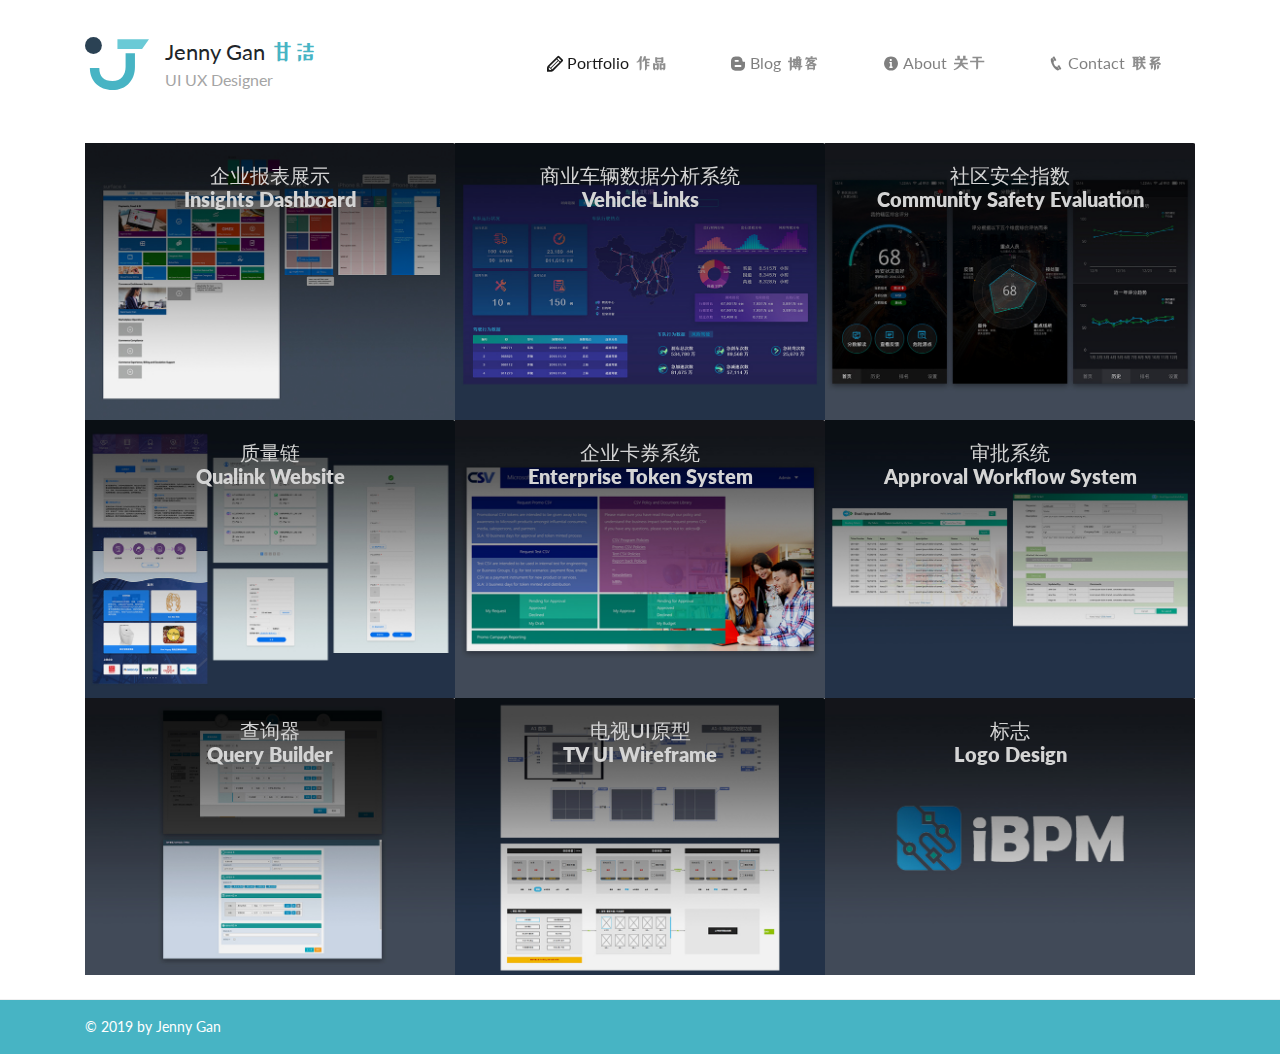
<file: index.html>
<!doctype html>
<html lang="en" class="h-100">
  <head>
    <meta charset="utf-8">
    <meta name="viewport" content="width=device-width, initial-scale=1, shrink-to-fit=no">
    <meta name="description" content="">
    <meta name="generator" content="Jekyll v3.8.5">


    <!-- Bootstrap core CSS -->
    <link rel="stylesheet" href="https://stackpath.bootstrapcdn.com/bootstrap/4.3.1/css/bootstrap.min.css" integrity="sha384-ggOyR0iXCbMQv3Xipma34MD+dH/1fQ784/j6cY/iJTQUOhcWr7x9JvoRxT2MZw1T" crossorigin="anonymous">
    <link href="https://fonts.googleapis.com/css?family=Lato&display=swap" rel="stylesheet">
    <link href="https://fonts.googleapis.com/css?family=ZCOOL+XiaoWei&display=swap" rel="stylesheet">
    <link rel="stylesheet" href="css/main.css">
    <link rel="stylesheet" href="icofont.min.css">

    <link rel="stylesheet" href="css/set3.css">

    <title>Jenny Gan :: UI UX Designer</title>
  </head>

  <body class="d-flex flex-column h-100">
    <!-- Begin page content -->
  <main role="main" class="flex-shrink-0 mb-4">
        <div class="container">
        
                <nav class="navbar navbar-expand-lg navbar-light">
                        
                    <a class="navbar-brand" href="index.html">
                        <img class="logo_img" src="img/jg_logo.svg">
                    </a>
                    <div class="brand_name">
                        <span class="name">Jenny Gan <span class="cname">甘洁</span></span><br>
                        <span class="title">UI UX Designer</span>
                    </div>
                    <button class="navbar-toggler" type="button" data-toggle="collapse" data-target="#navbarSupportedContent" aria-controls="navbarSupportedContent" aria-expanded="false" aria-label="Toggle navigation">
                        <span class="navbar-toggler-icon"></span>
                    </button>
                    
                    <!--main navigation-->
                    <div class="collapse navbar-collapse" id="navbarSupportedContent">
                        <ul class="navbar-nav ml-auto">
                            <li class="nav-item active">
                                <a class="nav-link hvr-underline-from-center" href="index.html"><i class="icofont-pencil-alt-5"></i> Portfolio <span class="navi_cn">作品</span><!--<span class="sr-only">(current)</span>--></a>
                            </li>
                            <li class="nav-item">
                                <a class="nav-link hvr-underline-from-center" href="blog.html"><i class="icofont-blogger"></i> Blog <span class="navi_cn">博客</span></a>
                            </li>
                            <li class="nav-item">
                                <a class="nav-link hvr-underline-from-center" href="about.html"><i class="icofont-info-circle"></i> About <span class="navi_cn">关于</span></a>
                            </li>
                            <li class="nav-item">
                                <a class="nav-link hvr-underline-from-center" href="contact.html"><i class="icofont-phone"></i> Contact <span class="navi_cn">联系</span></a>
                            </li>
                        </ul>                 
                    </div>
                </nav>
                
                <main class="contents">              
                    <div class="grid row">
                        <figure class="effect-apollo col-sm-12 col-md-4 col-lg-4 px-0 my-0">
                                <img src="img/sample_insights.jpg" alt="insights"/>
                                <figcaption>
                                    <h5>企业报表展示<br> <span>Insights Dashboard</span></h5>
                                    <p>UI Redesign<br>前端开发</p>
                                    <a href="detail1.html">View more</a>
                                </figcaption>			
                        </figure>
                        <figure class="effect-apollo col-sm-12 col-md-4 col-lg-4 px-0 my-0">
                                <img src="img/sample_clw.jpg" alt="Vehicle Links"/>
                                <figcaption>
                                    <h5>商业车辆数据分析系统<br> <span>Vehicle Links</span></h5>
                                    <p>大屏展示<br>UI设计</p>
                                    <a href="detail2.html">View more</a>
                                </figcaption>			
                        </figure>
                        <figure class="effect-apollo col-sm-12 col-md-4 col-lg-4 px-0 my-0">
                                <img src="img/sample_jczbd.jpg" alt="ji cheng zao ba dian"/>
                                <figcaption>
                                    <h5>社区安全指数<br> <span>Community Safety Evaluation</span></h5>
                                    <p>手机App设计<br>需求分析<br>UI设计</p>
                                    <a href="detail3.html">View more</a>
                                </figcaption>			
                        </figure>
                    </div>
                    <div class="grid row">
                        <figure class="effect-apollo col-sm-12 col-md-4 col-lg-4 px-0 my-0">
                                <img src="img/sample_qualink.jpg" alt="Qualink"/>
                                <figcaption>
                                    <h5>质量链<br> <span>Qualink Website</span></h5>
                                    <p>网页设计<br>前端开发</p>
                                    <a href="detail4.html">View more</a>
                                </figcaption>			
                        </figure>
                        <figure class="effect-apollo col-sm-12 col-md-4 col-lg-4 px-0 my-0">
                                <img src="img/sample_csv.jpg" alt="CSV"/>
                                <figcaption>
                                    <h5>企业卡券系统<br> <span>Enterprise Token System</span></h5>
                                    <p>UI Redesign<br>增强易用性和体验<br>VI设计</p>
                                    <a href="detail5.html">View more</a>
                                </figcaption>			
                        </figure>
                        <figure class="effect-apollo col-sm-12 col-md-4 col-lg-4 px-0 my-0">
                                <img src="img/sample_brazil.jpg" alt="Approval Workflow"/>
                                <figcaption>
                                    <h5>审批系统<br> <span>Approval Workflow System</span></h5>
                                    <p>审批流程优化<br>增强易用性和体验</p>
                                    <a href="detail6.html">View more</a>
                                </figcaption>			
                        </figure>
                    </div>
                    <div class="grid row">
                        <figure class="effect-apollo col-sm-12 col-md-4 col-lg-4 px-0 my-0">
                                <img src="img/sample_bigdata.jpg" alt="Big Data"/>
                                <figcaption>
                                    <h5>查询器<br> <span>Query Builder</span></h5>
                                    <p>大数据<br>查询器<br>增强易用性和体验</p>
                                    <a href="detail7.html">View more</a>
                                </figcaption>			
                        </figure>
                        <figure class="effect-apollo col-sm-12 col-md-4 col-lg-4 px-0 my-0">
                                <img src="img/sample_tv.jpg" alt="TV Wireframe"/>
                                <figcaption>
                                    <h5>电视UI原型<br> <span>TV UI Wireframe</span></h5>
                                    <p>用户界面原型<br> 操作流程</p>
                                    <a href="#">View more</a>
                                </figcaption>			
                        </figure>
                        <figure class="effect-apollo col-sm-12 col-md-4 col-lg-4 px-0 my-0">
                                <img src="img/sample_brand.jpg" alt="iPBM Logo"/>
                                <figcaption>
                                    <h5>标志<br> <span>Logo Design</span></h5>
                                    <p>各行业logo<br>VI设计</p>
                                    <a href="#">View more</a>
                                </figcaption>			
                        </figure>
                    </div>
                </main>
                       
        </div>
  </main>

  <footer class="footer mt-auto py-3">
        <div class="container">
            <div class="footer_text">© 2019 by Jenny Gan</div> 
        </div>
  </footer>
  <!-- Optional JavaScript -->
  <!-- jQuery first, then Popper.js, then Bootstrap JS -->
  <script src="https://code.jquery.com/jquery-3.3.1.slim.min.js" integrity="sha384-q8i/X+965DzO0rT7abK41JStQIAqVgRVzpbzo5smXKp4YfRvH+8abtTE1Pi6jizo" crossorigin="anonymous"></script>
  <script src="https://cdnjs.cloudflare.com/ajax/libs/popper.js/1.14.7/umd/popper.min.js" integrity="sha384-UO2eT0CpHqdSJQ6hJty5KVphtPhzWj9WO1clHTMGa3JDZwrnQq4sF86dIHNDz0W1" crossorigin="anonymous"></script>
  <script src="https://stackpath.bootstrapcdn.com/bootstrap/4.3.1/js/bootstrap.min.js" integrity="sha384-JjSmVgyd0p3pXB1rRibZUAYoIIy6OrQ6VrjIEaFf/nJGzIxFDsf4x0xIM+B07jRM" crossorigin="anonymous"></script>

</body>
</html>
</file>
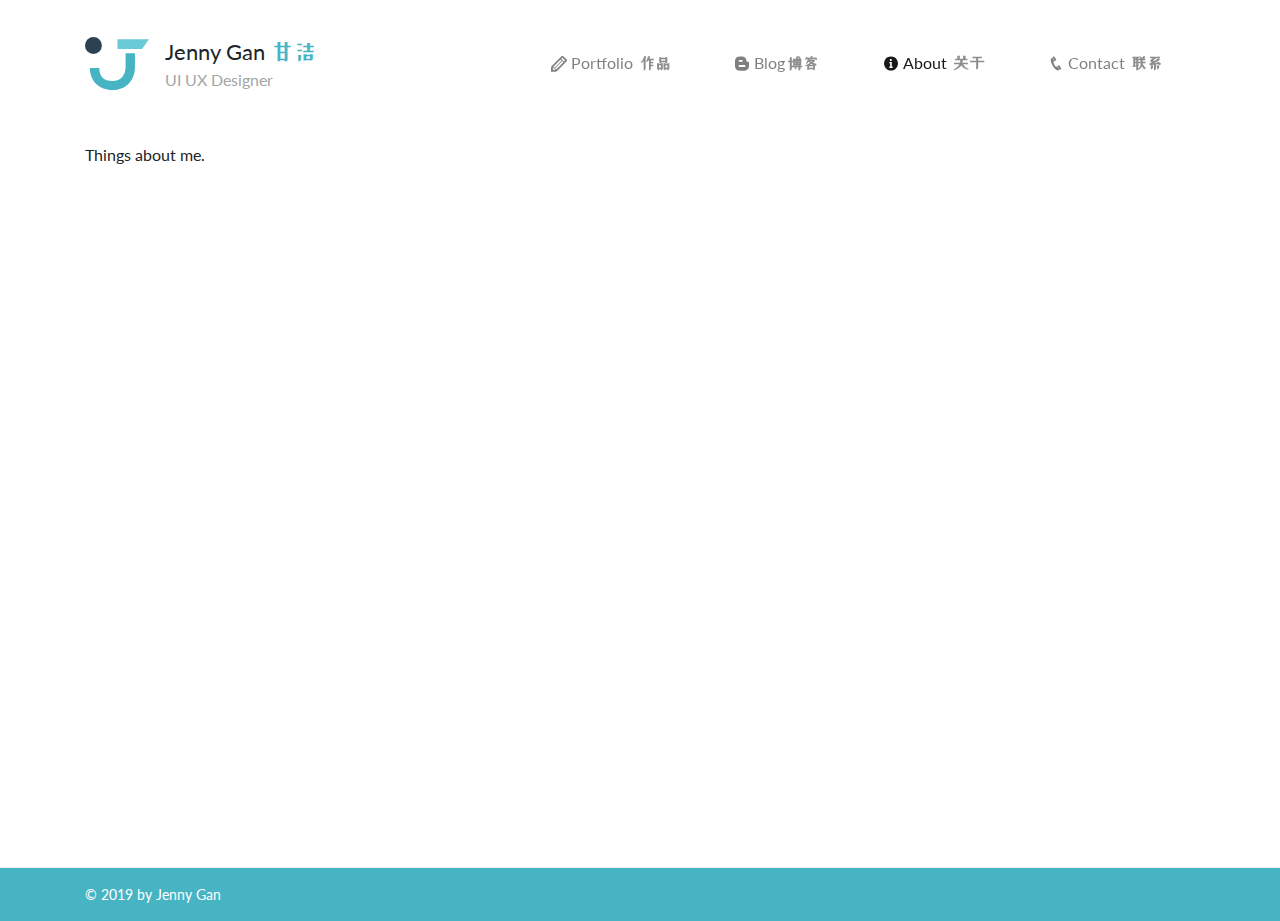
<file: about.html>
<!doctype html>
<html lang="en">
    <head>
        <meta charset="utf-8">
        <meta name="viewport" content="width=device-width, initial-scale=1, shrink-to-fit=no">
        <meta name="description" content="">
        <meta name="generator" content="Jekyll v3.8.5">
                               
        <!-- Bootstrap core CSS -->
        <link rel="stylesheet" href="https://stackpath.bootstrapcdn.com/bootstrap/4.3.1/css/bootstrap.min.css" integrity="sha384-ggOyR0iXCbMQv3Xipma34MD+dH/1fQ784/j6cY/iJTQUOhcWr7x9JvoRxT2MZw1T" crossorigin="anonymous">
        <link href="https://fonts.googleapis.com/css?family=Lato&display=swap" rel="stylesheet">
        <link href="https://fonts.googleapis.com/css?family=ZCOOL+XiaoWei&display=swap" rel="stylesheet">
        <link rel="stylesheet" href="css/main.css">
        <link rel="stylesheet" href="icofont.min.css">
                    
        <!--<link rel="stylesheet" href="css/set3.css">-->
                    
        <title>Jenny Gan :: UI UX Designer</title>
    </head>

<body class="d-flex flex-column h-100">
    
    <main role="main" class="flex-shrink-0 mb-4">
        <div class="container">
        
        <nav class="navbar navbar-expand-lg navbar-light">
                
            <a class="navbar-brand" href="index.html">
                <img class="logo_img" src="img/jg_logo.svg">
            </a>
            <div class="brand_name">
                <span class="name">Jenny Gan <span class="cname">甘洁</span></span><br>
                <span class="title">UI UX Designer</span>
            </div>
            <button class="navbar-toggler" type="button" data-toggle="collapse" data-target="#navbarSupportedContent" aria-controls="navbarSupportedContent" aria-expanded="false" aria-label="Toggle navigation">
                <span class="navbar-toggler-icon"></span>
            </button>
                  
            <div class="collapse navbar-collapse" id="navbarSupportedContent">
                <ul class="navbar-nav ml-auto">
                    <li class="nav-item">
                        <a class="nav-link hvr-underline-from-center" href="index.html"><i class="icofont-pencil-alt-5"></i> Portfolio <span class="navi_cn">作品</span><!--<span class="sr-only">(current)</span>--></a>
                    </li>
                    <li class="nav-item">
                        <a class="nav-link hvr-underline-from-center" href="blog.html"><i class="icofont-blogger"></i> Blog<span class="navi_cn">博客</span></a>
                    </li>
                    <li class="nav-item active">
                        <a class="nav-link hvr-underline-from-center" href="about.html"><i class="icofont-info-circle"></i> About <span class="navi_cn">关于</span></a>
                    </li>
                    <li class="nav-item">
                        <a class="nav-link hvr-underline-from-center" href="contact.html"><i class="icofont-phone"></i> Contact <span class="navi_cn">联系</span></a>
                    </li>
                </ul>                 
            </div>
        </nav>
        
        <main class="contents">
            Things about me.
        </main>
        
        </div>
    </main>

    <footer class="footer mt-auto py-3">
        <div class="container">
            <div class="footer_text">© 2019 by Jenny Gan</div> 
        </div>
    </footer>
    <!-- Optional JavaScript -->
    <!-- jQuery first, then Popper.js, then Bootstrap JS -->
    <script src="https://code.jquery.com/jquery-3.3.1.slim.min.js" integrity="sha384-q8i/X+965DzO0rT7abK41JStQIAqVgRVzpbzo5smXKp4YfRvH+8abtTE1Pi6jizo" crossorigin="anonymous"></script>
    <script src="https://cdnjs.cloudflare.com/ajax/libs/popper.js/1.14.7/umd/popper.min.js" integrity="sha384-UO2eT0CpHqdSJQ6hJty5KVphtPhzWj9WO1clHTMGa3JDZwrnQq4sF86dIHNDz0W1" crossorigin="anonymous"></script>
    <script src="https://stackpath.bootstrapcdn.com/bootstrap/4.3.1/js/bootstrap.min.js" integrity="sha384-JjSmVgyd0p3pXB1rRibZUAYoIIy6OrQ6VrjIEaFf/nJGzIxFDsf4x0xIM+B07jRM" crossorigin="anonymous"></script>
</body>
</html>
</file>
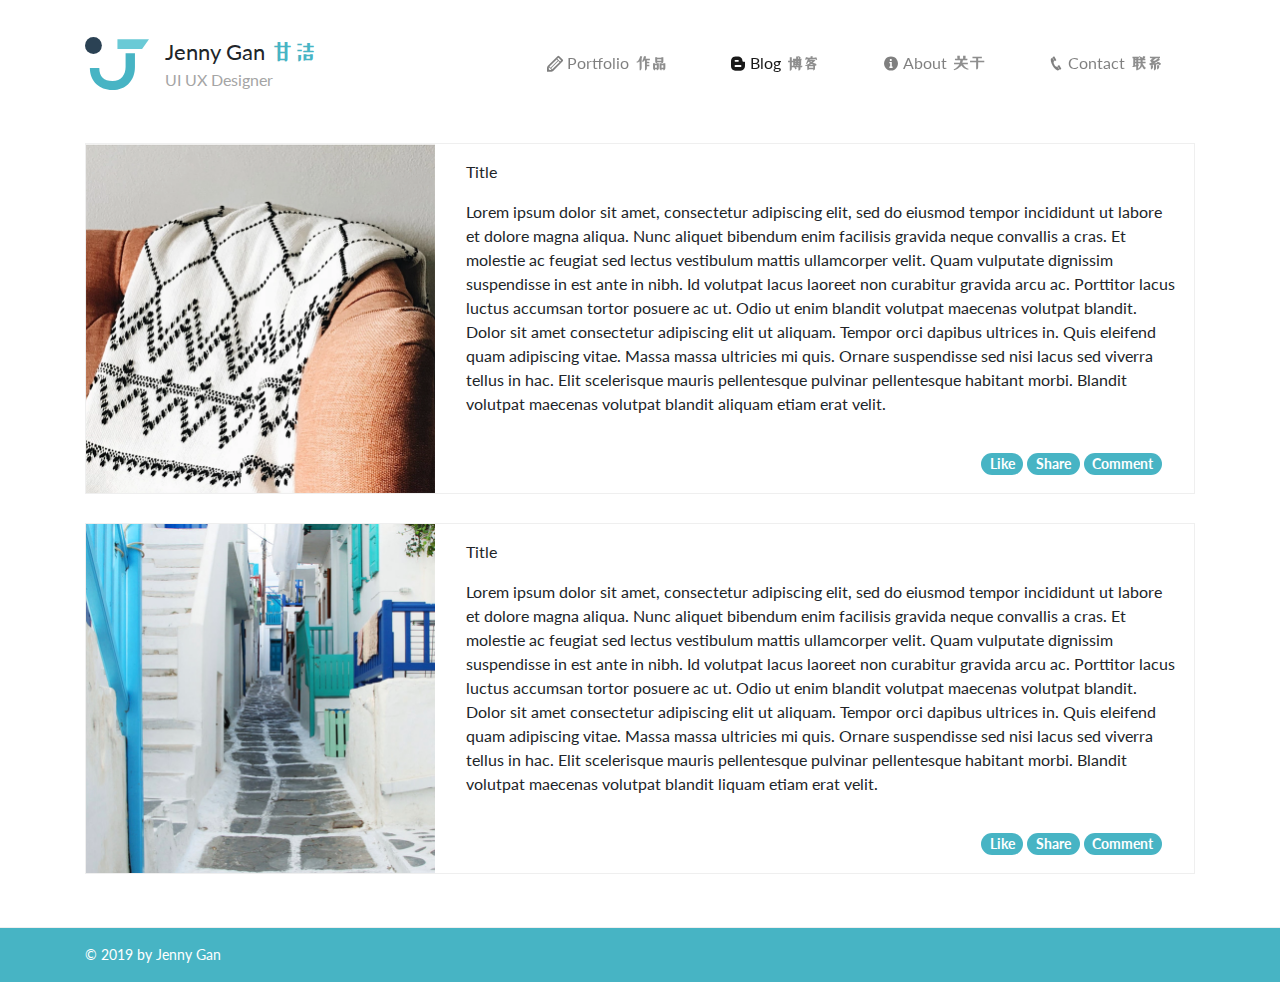
<file: blog.html>
<!doctype html>
<html lang="en" class="h-100">
    <head>
        <meta charset="utf-8">
        <meta name="viewport" content="width=device-width, initial-scale=1, shrink-to-fit=no">
        <meta name="description" content="">
        <meta name="generator" content="Jekyll v3.8.5">
                       
        <!-- Bootstrap core CSS -->
        <link rel="stylesheet" href="https://stackpath.bootstrapcdn.com/bootstrap/4.3.1/css/bootstrap.min.css" integrity="sha384-ggOyR0iXCbMQv3Xipma34MD+dH/1fQ784/j6cY/iJTQUOhcWr7x9JvoRxT2MZw1T" crossorigin="anonymous">
        <link href="https://fonts.googleapis.com/css?family=Lato&display=swap" rel="stylesheet">
        <link href="https://fonts.googleapis.com/css?family=ZCOOL+XiaoWei&display=swap" rel="stylesheet">
        <link rel="stylesheet" href="css/main.css">
        <link rel="stylesheet" href="icofont.min.css">
            
        <!--<link rel="stylesheet" href="css/set3.css">-->
            
        <title>Jenny Gan :: UI UX Designer</title>
    </head>
  <body class="d-flex flex-column h-100">
    
    <main role="main" class="flex-shrink-0 mb-4">
        <div class="container">
        
        <nav class="navbar navbar-expand-lg navbar-light">
                
            <a class="navbar-brand" href="index.html">
                <img class="logo_img" src="img/jg_logo.svg">
            </a>
            <div class="brand_name">
                <span class="name">Jenny Gan <span class="cname">甘洁</span></span><br>
                <span class="title">UI UX Designer</span>
            </div>
            <button class="navbar-toggler" type="button" data-toggle="collapse" data-target="#navbarSupportedContent" aria-controls="navbarSupportedContent" aria-expanded="false" aria-label="Toggle navigation">
                <span class="navbar-toggler-icon"></span>
            </button>
                  
            <div class="collapse navbar-collapse" id="navbarSupportedContent">
                <ul class="navbar-nav ml-auto">
                    <li class="nav-item">
                        <a class="nav-link hvr-underline-from-center" href="index.html"><i class="icofont-pencil-alt-5"></i> Portfolio <span class="navi_cn">作品</span><!--<span class="sr-only">(current)</span>--></a>
                    </li>
                    <li class="nav-item active">
                        <a class="nav-link hvr-underline-from-center" href="blog.html"><i class="icofont-blogger"></i> Blog <span class="navi_cn">博客</span></a>
                    </li>
                    <li class="nav-item">
                        <a class="nav-link hvr-underline-from-center" href="about.html"><i class="icofont-info-circle"></i> About <span class="navi_cn">关于</span></a>
                    </li>
                    <li class="nav-item">
                        <a class="nav-link hvr-underline-from-center" href="contact.html"><i class="icofont-phone"></i> Contact <span class="navi_cn">联系</span></a>
                    </li>
                </ul>               
            </div>
        </nav>
        
        <main class="contents">
            <div class="blog_container">
                <div class="row">
                    <div class="col-sm-12 col-md-4 col-lg-4"><img src="img/img1.jpg" alt="blog image" class="blog_img"></div>
                    <div class="col-sm-12 col-md-8 col-lg-8 pl-0">
                        <div class="blog_text">
                        <p>Title</p>
                        <p>
                            Lorem ipsum dolor sit amet, consectetur adipiscing elit, sed do eiusmod tempor incididunt ut 
                            labore et dolore magna aliqua. Nunc aliquet bibendum enim facilisis gravida neque convallis 
                            a cras. Et molestie ac feugiat sed lectus vestibulum mattis ullamcorper velit. Quam vulputate 
                            dignissim suspendisse in est ante in nibh. Id volutpat lacus laoreet non curabitur gravida 
                            arcu ac. Porttitor lacus luctus accumsan tortor posuere ac ut. Odio ut enim blandit volutpat 
                            maecenas volutpat blandit. Dolor sit amet consectetur adipiscing elit ut aliquam. Tempor orci 
                            dapibus ultrices in. Quis eleifend quam adipiscing vitae. Massa massa ultricies mi quis. 
                            Ornare suspendisse sed nisi lacus sed viverra tellus in hac. Elit scelerisque mauris 
                            pellentesque pulvinar pellentesque habitant morbi. Blandit volutpat maecenas volutpat blandit 
                            aliquam etiam erat velit.
                        </p>
                        </div>
                        <div class="blog_action">
                            <a href="#"><span class="badge badge-pill theme">Like</span></a>
                            <a href="#"><span class="badge badge-pill theme">Share</span></a>
                            <a href="#"><span class="badge badge-pill theme">Comment</span></a>
                        </div>
                    </div>
                </div>
            </div>
            
            <div class="blog_container">
                <div class="row">
                    <div class="col-sm-12 col-md-4 col-lg-4"><img src="img/img2.jpg" alt="blog image" class="blog_img"></div>
                    <div class="col-sm-12 col-md-8 col-lg-8 pl-0">
                        <div class="blog_text">
                        <p>Title</p>
                        <p>
                            Lorem ipsum dolor sit amet, consectetur adipiscing elit, sed do eiusmod tempor incididunt ut 
                            labore et dolore magna aliqua. Nunc aliquet bibendum enim facilisis gravida neque convallis 
                            a cras. Et molestie ac feugiat sed lectus vestibulum mattis ullamcorper velit. Quam vulputate 
                            dignissim suspendisse in est ante in nibh. Id volutpat lacus laoreet non curabitur gravida 
                            arcu ac. Porttitor lacus luctus accumsan tortor posuere ac ut. Odio ut enim blandit volutpat 
                            maecenas volutpat blandit. Dolor sit amet consectetur adipiscing elit ut aliquam. Tempor orci 
                            dapibus ultrices in. Quis eleifend quam adipiscing vitae. Massa massa ultricies mi quis. 
                            Ornare suspendisse sed nisi lacus sed viverra tellus in hac. Elit scelerisque mauris 
                            pellentesque pulvinar pellentesque habitant morbi. Blandit volutpat maecenas volutpat blandit 
                            liquam etiam erat velit.
                        </p>
                        </div>
                        <div class="blog_action">
                            <a href="#"><span class="badge badge-pill theme">Like</span></a>
                            <a href="#"><span class="badge badge-pill theme">Share</span></a>
                            <a href="#"><span class="badge badge-pill theme">Comment</span></a>
                        </div>
                    </div>
                </div>
            </div>
        </main>
        
        </div>
    </main>
    
    <footer class="footer mt-auto py-3">
        <div class="container">
            <div class="footer_text">© 2019 by Jenny Gan</div> 
        </div>
    </footer>
    <!-- Optional JavaScript -->
    <!-- jQuery first, then Popper.js, then Bootstrap JS -->
    <script src="https://code.jquery.com/jquery-3.3.1.slim.min.js" integrity="sha384-q8i/X+965DzO0rT7abK41JStQIAqVgRVzpbzo5smXKp4YfRvH+8abtTE1Pi6jizo" crossorigin="anonymous"></script>
    <script src="https://cdnjs.cloudflare.com/ajax/libs/popper.js/1.14.7/umd/popper.min.js" integrity="sha384-UO2eT0CpHqdSJQ6hJty5KVphtPhzWj9WO1clHTMGa3JDZwrnQq4sF86dIHNDz0W1" crossorigin="anonymous"></script>
    <script src="https://stackpath.bootstrapcdn.com/bootstrap/4.3.1/js/bootstrap.min.js" integrity="sha384-JjSmVgyd0p3pXB1rRibZUAYoIIy6OrQ6VrjIEaFf/nJGzIxFDsf4x0xIM+B07jRM" crossorigin="anonymous"></script>
  </body>
</html>
</file>
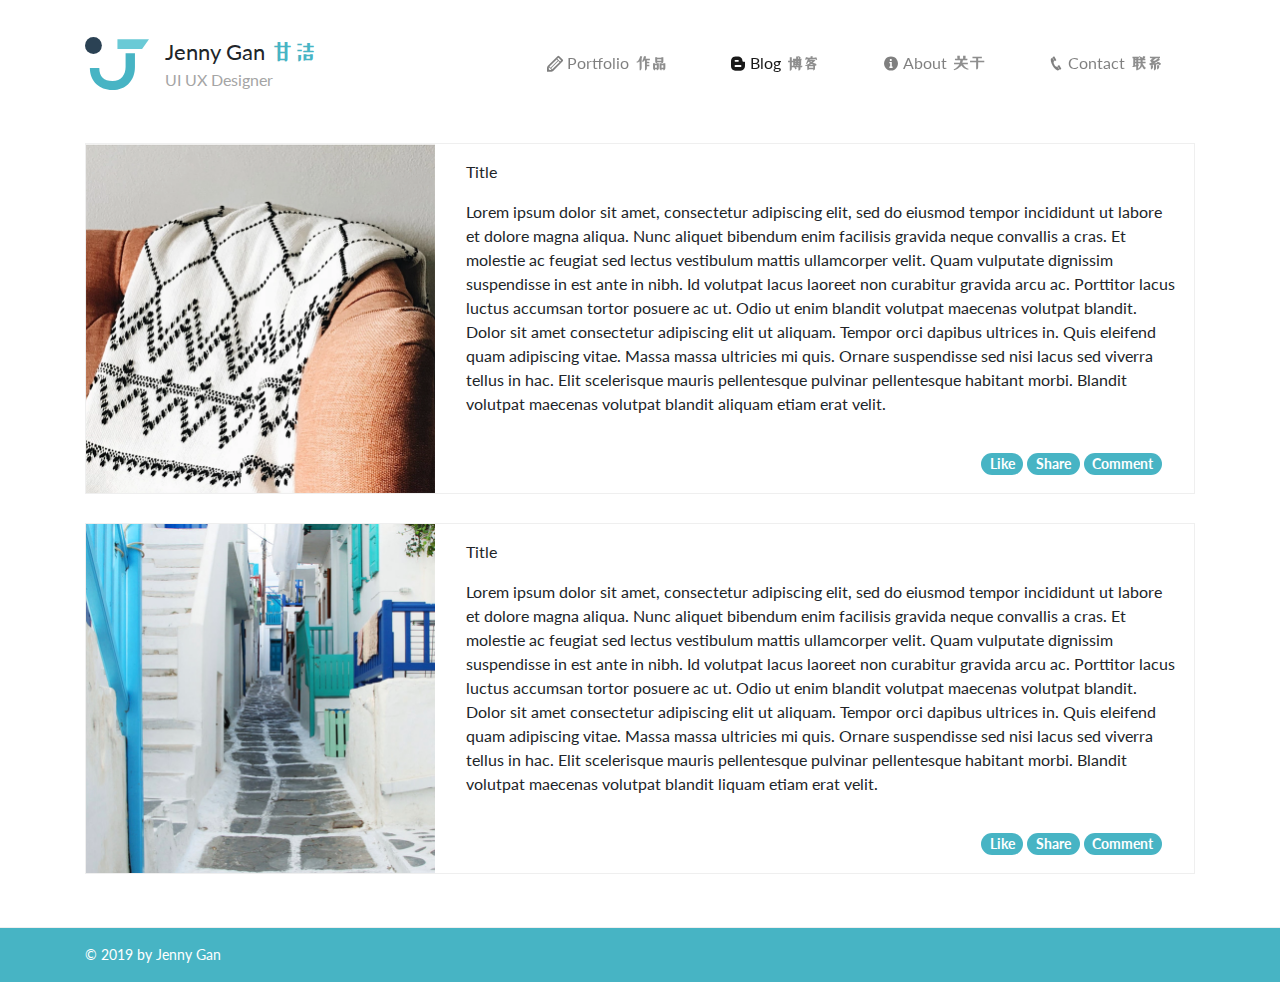
<file: blog_test.html>
<!doctype html>
<html lang="en" class="h-100">
    <head>
        <meta charset="utf-8">
        <meta name="viewport" content="width=device-width, initial-scale=1, shrink-to-fit=no">
        <meta name="description" content="">
        <meta name="generator" content="Jekyll v3.8.5">
                       
        <!-- Bootstrap core CSS -->
        <link rel="stylesheet" href="https://stackpath.bootstrapcdn.com/bootstrap/4.3.1/css/bootstrap.min.css" integrity="sha384-ggOyR0iXCbMQv3Xipma34MD+dH/1fQ784/j6cY/iJTQUOhcWr7x9JvoRxT2MZw1T" crossorigin="anonymous">
        <link href="https://fonts.googleapis.com/css?family=Lato&display=swap" rel="stylesheet">
        <link href="https://fonts.googleapis.com/css?family=ZCOOL+XiaoWei&display=swap" rel="stylesheet">
        <link rel="stylesheet" href="css/main.css">
        <link rel="stylesheet" href="icofont.min.css">
            
        <!--<link rel="stylesheet" href="css/set3.css">-->
            
        <title>Jenny Gan :: UI UX Designer</title>
    </head>
  <body class="d-flex flex-column h-100">
    
    <main role="main" class="flex-shrink-0 mb-4">
        <div class="container">
        
        <nav class="navbar navbar-expand-lg navbar-light">
                
            <a class="navbar-brand" href="#">
                <img class="logo_img" src="img/jg_logo.svg">
            </a>
            <div class="brand_name">
                <span class="name">Jenny Gan <span class="cname">甘洁</span></span><br>
                <span class="title">UI UX Designer</span>
            </div>
            <button class="navbar-toggler" type="button" data-toggle="collapse" data-target="#navbarSupportedContent" aria-controls="navbarSupportedContent" aria-expanded="false" aria-label="Toggle navigation">
                <span class="navbar-toggler-icon"></span>
            </button>
                  
            <div class="collapse navbar-collapse" id="navbarSupportedContent">
                <ul class="navbar-nav ml-auto">
                    <li class="nav-item">
                        <a class="nav-link hvr-underline-from-center" href="index.html"><i class="icofont-pencil-alt-5"></i> Portfolio <span class="navi_cn">作品</span><!--<span class="sr-only">(current)</span>--></a>
                    </li>
                    <li class="nav-item active">
                        <a class="nav-link hvr-underline-from-center" href="blog.html"><i class="icofont-blogger"></i> Blog <span class="navi_cn">博客</span></a>
                    </li>
                    <li class="nav-item">
                        <a class="nav-link hvr-underline-from-center" href="about.html"><i class="icofont-info-circle"></i> About <span class="navi_cn">关于</span></a>
                    </li>
                    <li class="nav-item">
                        <a class="nav-link hvr-underline-from-center" href="contact.html"><i class="icofont-phone"></i> Contact <span class="navi_cn">联系</span></a>
                    </li>
                </ul>               
            </div>
        </nav>
        
        <main class="contents">
            <div class="blog_container">
                <div class="row">
                    <div class="col-sm-12 col-md-4 col-lg-4"><img src="img/img1.jpg" alt="blog image" class="blog_img"></div>
                    <div class="col-sm-12 col-md-8 col-lg-8 pl-0">
                        <div class="blog_text">
                        <p>Title</p>
                        <p>
                            Lorem ipsum dolor sit amet, consectetur adipiscing elit, sed do eiusmod tempor incididunt ut 
                            labore et dolore magna aliqua. Nunc aliquet bibendum enim facilisis gravida neque convallis 
                            a cras. Et molestie ac feugiat sed lectus vestibulum mattis ullamcorper velit. Quam vulputate 
                            dignissim suspendisse in est ante in nibh. Id volutpat lacus laoreet non curabitur gravida 
                            arcu ac. Porttitor lacus luctus accumsan tortor posuere ac ut. Odio ut enim blandit volutpat 
                            maecenas volutpat blandit. Dolor sit amet consectetur adipiscing elit ut aliquam. Tempor orci 
                            dapibus ultrices in. Quis eleifend quam adipiscing vitae. Massa massa ultricies mi quis. 
                            Ornare suspendisse sed nisi lacus sed viverra tellus in hac. Elit scelerisque mauris 
                            pellentesque pulvinar pellentesque habitant morbi. Blandit volutpat maecenas volutpat blandit 
                            aliquam etiam erat velit.
                        </p>
                        </div>
                        <div class="blog_action">
                            <a href="#"><span class="badge badge-pill theme">Like</span></a>
                            <a href="#"><span class="badge badge-pill theme">Share</span></a>
                            <a href="#"><span class="badge badge-pill theme">Comment</span></a>
                        </div>
                    </div>
                </div>
            </div>
            
            <div class="blog_container">
                <div class="row">
                    <div class="col-sm-12 col-md-4 col-lg-4"><img src="img/img2.jpg" alt="blog image" class="blog_img"></div>
                    <div class="col-sm-12 col-md-8 col-lg-8 pl-0">
                        <div class="blog_text">
                        <p>Title</p>
                        <p>
                            Lorem ipsum dolor sit amet, consectetur adipiscing elit, sed do eiusmod tempor incididunt ut 
                            labore et dolore magna aliqua. Nunc aliquet bibendum enim facilisis gravida neque convallis 
                            a cras. Et molestie ac feugiat sed lectus vestibulum mattis ullamcorper velit. Quam vulputate 
                            dignissim suspendisse in est ante in nibh. Id volutpat lacus laoreet non curabitur gravida 
                            arcu ac. Porttitor lacus luctus accumsan tortor posuere ac ut. Odio ut enim blandit volutpat 
                            maecenas volutpat blandit. Dolor sit amet consectetur adipiscing elit ut aliquam. Tempor orci 
                            dapibus ultrices in. Quis eleifend quam adipiscing vitae. Massa massa ultricies mi quis. 
                            Ornare suspendisse sed nisi lacus sed viverra tellus in hac. Elit scelerisque mauris 
                            pellentesque pulvinar pellentesque habitant morbi. Blandit volutpat maecenas volutpat blandit 
                            liquam etiam erat velit.
                        </p>
                        </div>
                        <div class="blog_action">
                            <a href="#"><span class="badge badge-pill theme">Like</span></a>
                            <a href="#"><span class="badge badge-pill theme">Share</span></a>
                            <a href="#"><span class="badge badge-pill theme">Comment</span></a>
                        </div>
                    </div>
                </div>
            </div>
        </main>
        
        </div>
    </main>
    
    <footer class="footer mt-auto py-3">
        <div class="container">
            <div class="footer_text">© 2019 by Jenny Gan</div> 
        </div>
    </footer>
    <!-- Optional JavaScript -->
    <!-- jQuery first, then Popper.js, then Bootstrap JS -->
    <script src="https://code.jquery.com/jquery-3.3.1.slim.min.js" integrity="sha384-q8i/X+965DzO0rT7abK41JStQIAqVgRVzpbzo5smXKp4YfRvH+8abtTE1Pi6jizo" crossorigin="anonymous"></script>
    <script src="https://cdnjs.cloudflare.com/ajax/libs/popper.js/1.14.7/umd/popper.min.js" integrity="sha384-UO2eT0CpHqdSJQ6hJty5KVphtPhzWj9WO1clHTMGa3JDZwrnQq4sF86dIHNDz0W1" crossorigin="anonymous"></script>
    <script src="https://stackpath.bootstrapcdn.com/bootstrap/4.3.1/js/bootstrap.min.js" integrity="sha384-JjSmVgyd0p3pXB1rRibZUAYoIIy6OrQ6VrjIEaFf/nJGzIxFDsf4x0xIM+B07jRM" crossorigin="anonymous"></script>
  </body>
</html>
</file>
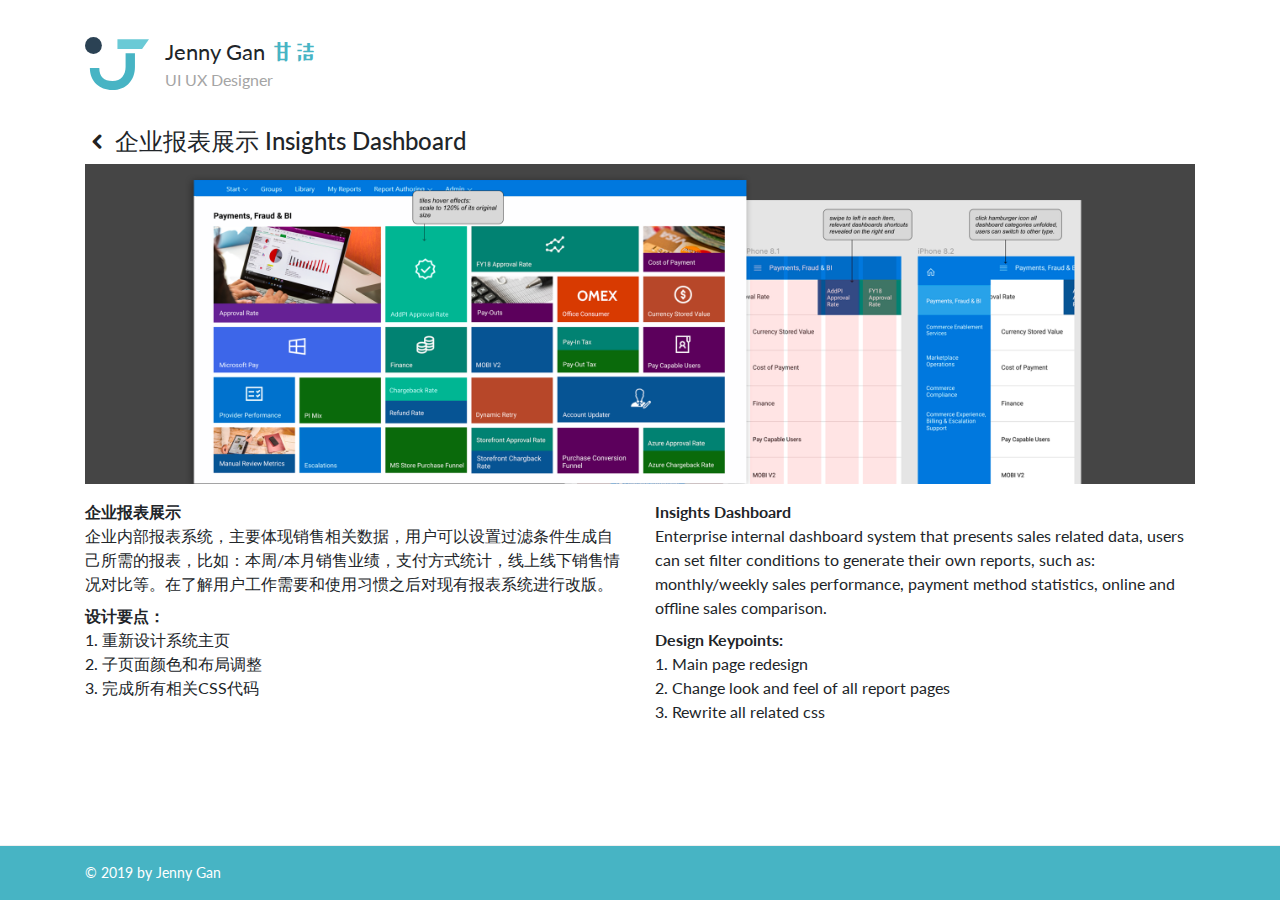
<file: detail1.html>
<!doctype html>
<html lang="en" class="h-100">
    <head>
        <meta charset="utf-8">
        <meta name="viewport" content="width=device-width, initial-scale=1, shrink-to-fit=no">
        <meta name="description" content="">
        <meta name="generator" content="Jekyll v3.8.5">
    
    
        <!-- Bootstrap core CSS -->
        <link rel="stylesheet" href="https://stackpath.bootstrapcdn.com/bootstrap/4.3.1/css/bootstrap.min.css" integrity="sha384-ggOyR0iXCbMQv3Xipma34MD+dH/1fQ784/j6cY/iJTQUOhcWr7x9JvoRxT2MZw1T" crossorigin="anonymous">
        <link href="https://fonts.googleapis.com/css?family=Lato&display=swap" rel="stylesheet">
        <link href="https://fonts.googleapis.com/css?family=ZCOOL+XiaoWei&display=swap" rel="stylesheet">
        <link rel="stylesheet" href="css/main.css">
        <link rel="stylesheet" href="icofont.min.css">
    
        <title>Jenny Gan :: UI UX Designer</title>
    </head>

  <body class="d-flex flex-column h-100">
      
    <main role="main" class="flex-shrink-0 mb-4">
      <div class="container">
        <nav class="navbar navbar-expand-lg navbar-light">
                
            <a class="navbar-brand" href="index.html">
                <img class="logo_img" src="img/jg_logo.svg">
            </a>
            <div class="brand_name">
                <span class="name">Jenny Gan <span class="cname">甘洁</span></span><br>
                <span class="title">UI UX Designer</span>
            </div>
            
        </nav>
        
        <h4>
          <a href="index.html" class="backtoindex"><i class="icofont-rounded-left"></i> </a>
          企业报表展示 Insights Dashboard
        </h4>
        
        <div class="product_banner">
          <img src="img/detail_banner1.png"  class="img-responsive" alt="insights">
        </div>
        
        <main class="">
          <div class="row">
            <div class="col-sm-12 col-md-6 col-lg-6 intro">
              <span class="intro_title">企业报表展示</span>
              <span class="intro_txt">
              企业内部报表系统，主要体现销售相关数据，用户可以设置过滤条件生成自己所需的报表，比如：本周/本月销售业绩，支付方式统计，线上线下销售情况对比等。在了解用户工作需要和使用习惯之后对现有报表系统进行改版。
              </span>
              <span class="intro_list">
              <span class="intro_title">设计要点：</span>
              1. 重新设计系统主页<br>
              2. 子页面颜色和布局调整<br>
              3. 完成所有相关CSS代码<br>
              </span>
            </div>

            <div class="col-sm-12 col-md-6 col-lg-6 intro">
              <span class="intro_title">Insights Dashboard</span>
              <span class="intro_txt">
              Enterprise internal dashboard system that presents sales related data, 
              users can set filter conditions to generate their own reports, such as: 
              monthly/weekly sales performance, payment method statistics, online and 
              offline sales comparison. 
              </span>             
              <span class="intro_list">
              <span class="intro_title">Design Keypoints:</span>
              1. Main page redesign<br>
              2. Change look and feel of all report pages<br>
              3. Rewrite all related css<br>
              </span>
            </div>        
          </div>
        </main>
      </div>
    </main>

    <footer class="footer mt-auto py-3">
        <div class="container">
            <div class="footer_text">© 2019 by Jenny Gan</div> 
        </div>
    </footer>

    <!-- Optional JavaScript -->
    <!-- jQuery first, then Popper.js, then Bootstrap JS -->
    <script src="https://code.jquery.com/jquery-3.3.1.slim.min.js" integrity="sha384-q8i/X+965DzO0rT7abK41JStQIAqVgRVzpbzo5smXKp4YfRvH+8abtTE1Pi6jizo" crossorigin="anonymous"></script>
    <script src="https://cdnjs.cloudflare.com/ajax/libs/popper.js/1.14.7/umd/popper.min.js" integrity="sha384-UO2eT0CpHqdSJQ6hJty5KVphtPhzWj9WO1clHTMGa3JDZwrnQq4sF86dIHNDz0W1" crossorigin="anonymous"></script>
    <script src="https://stackpath.bootstrapcdn.com/bootstrap/4.3.1/js/bootstrap.min.js" integrity="sha384-JjSmVgyd0p3pXB1rRibZUAYoIIy6OrQ6VrjIEaFf/nJGzIxFDsf4x0xIM+B07jRM" crossorigin="anonymous"></script>
  </body>
</html>
</file>
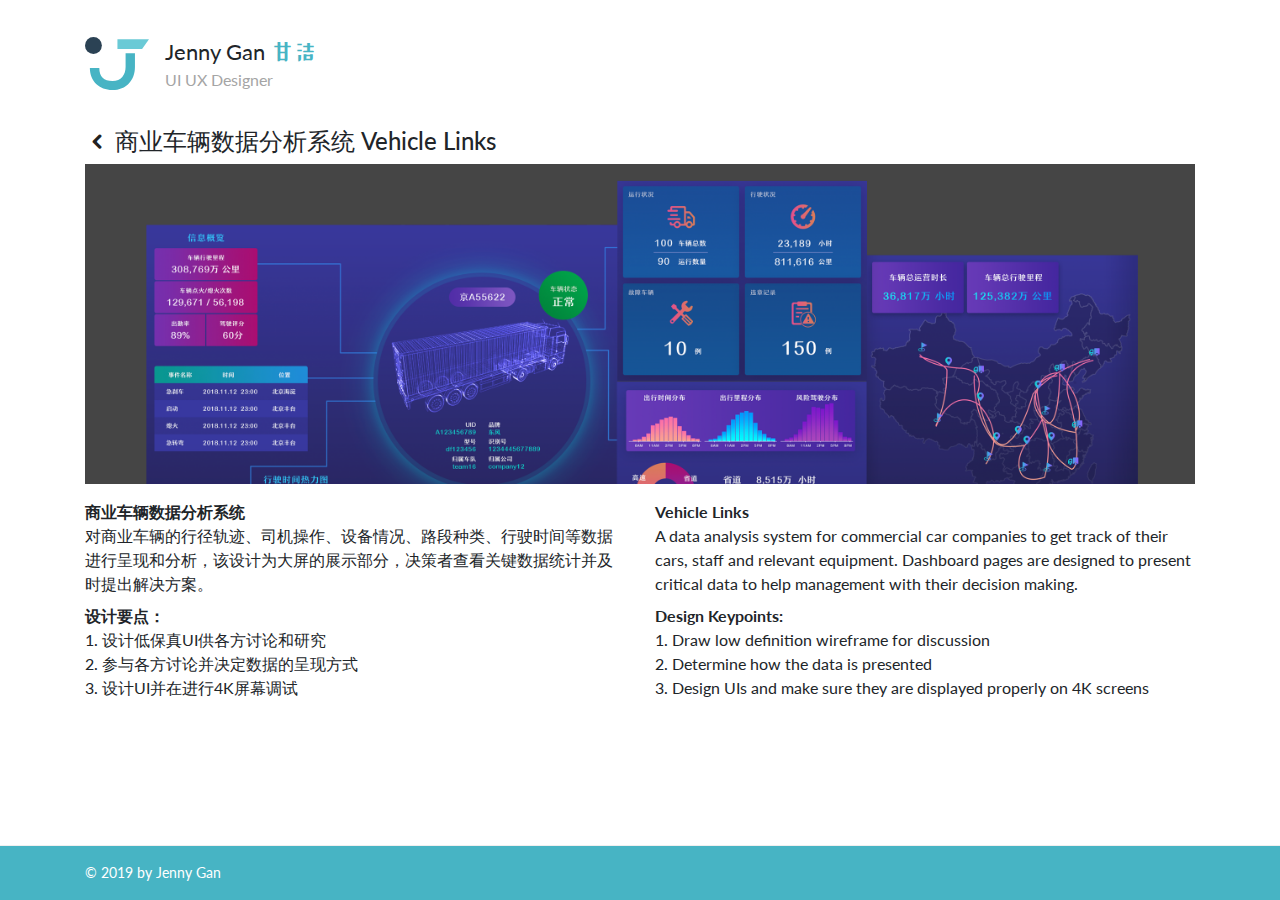
<file: detail2.html>
<!doctype html>
<html lang="en" class="h-100">
    <head>
        <meta charset="utf-8">
        <meta name="viewport" content="width=device-width, initial-scale=1, shrink-to-fit=no">
        <meta name="description" content="">
        <meta name="generator" content="Jekyll v3.8.5">
    
    
        <!-- Bootstrap core CSS -->
        <link rel="stylesheet" href="https://stackpath.bootstrapcdn.com/bootstrap/4.3.1/css/bootstrap.min.css" integrity="sha384-ggOyR0iXCbMQv3Xipma34MD+dH/1fQ784/j6cY/iJTQUOhcWr7x9JvoRxT2MZw1T" crossorigin="anonymous">
        <link href="https://fonts.googleapis.com/css?family=Lato&display=swap" rel="stylesheet">
        <link href="https://fonts.googleapis.com/css?family=ZCOOL+XiaoWei&display=swap" rel="stylesheet">
        <link rel="stylesheet" href="css/main.css">
        <link rel="stylesheet" href="icofont.min.css">
    
        <title>Jenny Gan :: UI UX Designer</title>
    </head>

  <body class="d-flex flex-column h-100">
       
    <main role="main" class="flex-shrink-0 mb-4">
      <div class="container">
        <nav class="navbar navbar-expand-lg navbar-light">
                
            <a class="navbar-brand" href="index.html">
                <img class="logo_img" src="img/jg_logo.svg">
            </a>
            <div class="brand_name">
                <span class="name">Jenny Gan <span class="cname">甘洁</span></span><br>
                <span class="title">UI UX Designer</span>
            </div>
            
        </nav>
        
        <h4>
          <a href="index.html" class="backtoindex"><i class="icofont-rounded-left"></i> </a>
          商业车辆数据分析系统 Vehicle Links
        </h4>
        
        <div class="product_banner">
          <img src="img/detail_banner2.png"  class="img-responsive" alt="Vehicle Links">
        </div>
        
        <main class="">
          <div class="row">
            <div class="col-sm-12 col-md-6 col-lg-6 intro">
              <span class="intro_title">商业车辆数据分析系统</span>
              <span class="intro_txt">
              对商业车辆的行径轨迹、司机操作、设备情况、路段种类、行驶时间等数据进行呈现和分析，该设计为大屏的展示部分，决策者查看关键数据统计并及时提出解决方案。
              </span>
              <span class="intro_list">
              <span class="intro_title">设计要点：</span>
              1. 设计低保真UI供各方讨论和研究<br>
              2. 参与各方讨论并决定数据的呈现方式<br>
              3. 设计UI并在进行4K屏幕调试<br>
              </span>
            </div>

            <div class="col-sm-12 col-md-6 col-lg-6 intro">
              <span class="intro_title">Vehicle Links</span>
              <span class="intro_txt">
              A data analysis system for commercial car companies to get 
              track of their cars, staff and relevant equipment. Dashboard 
              pages are designed to present critical data to help management 
              with their decision making. 
              </span>             
              <span class="intro_list">
              <span class="intro_title">Design Keypoints:</span>
              1. Draw low definition wireframe for discussion <br>
              2. Determine how the data is presented <br>
              3. Design UIs and make sure they are displayed properly on 4K screens <br>
              </span>
            </div>        
          </div>
        </main>
      </div>
    </main>

    <footer class="footer mt-auto py-3">
        <div class="container">
            <div class="footer_text">© 2019 by Jenny Gan</div> 
        </div>
    </footer>

    <!-- Optional JavaScript -->
    <!-- jQuery first, then Popper.js, then Bootstrap JS -->
    <script src="https://code.jquery.com/jquery-3.3.1.slim.min.js" integrity="sha384-q8i/X+965DzO0rT7abK41JStQIAqVgRVzpbzo5smXKp4YfRvH+8abtTE1Pi6jizo" crossorigin="anonymous"></script>
    <script src="https://cdnjs.cloudflare.com/ajax/libs/popper.js/1.14.7/umd/popper.min.js" integrity="sha384-UO2eT0CpHqdSJQ6hJty5KVphtPhzWj9WO1clHTMGa3JDZwrnQq4sF86dIHNDz0W1" crossorigin="anonymous"></script>
    <script src="https://stackpath.bootstrapcdn.com/bootstrap/4.3.1/js/bootstrap.min.js" integrity="sha384-JjSmVgyd0p3pXB1rRibZUAYoIIy6OrQ6VrjIEaFf/nJGzIxFDsf4x0xIM+B07jRM" crossorigin="anonymous"></script>
  </body>
</html>
</file>
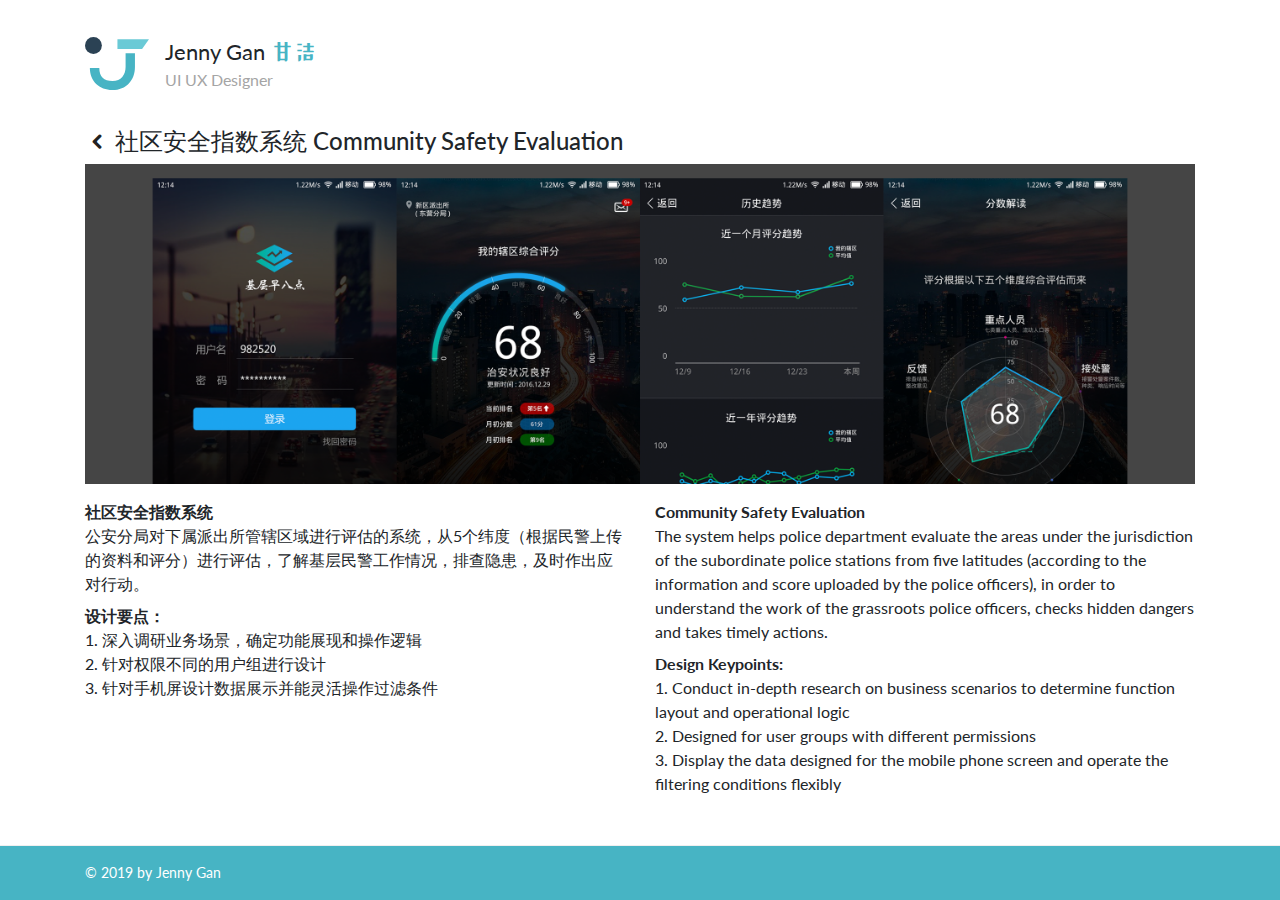
<file: detail3.html>
<!doctype html>
<html lang="en" class="h-100">
    <head>
        <meta charset="utf-8">
        <meta name="viewport" content="width=device-width, initial-scale=1, shrink-to-fit=no">
        <meta name="description" content="">
        <meta name="generator" content="Jekyll v3.8.5">
    
    
        <!-- Bootstrap core CSS -->
        <link rel="stylesheet" href="https://stackpath.bootstrapcdn.com/bootstrap/4.3.1/css/bootstrap.min.css" integrity="sha384-ggOyR0iXCbMQv3Xipma34MD+dH/1fQ784/j6cY/iJTQUOhcWr7x9JvoRxT2MZw1T" crossorigin="anonymous">
        <link href="https://fonts.googleapis.com/css?family=Lato&display=swap" rel="stylesheet">
        <link href="https://fonts.googleapis.com/css?family=ZCOOL+XiaoWei&display=swap" rel="stylesheet">
        <link rel="stylesheet" href="css/main.css">
        <link rel="stylesheet" href="icofont.min.css">
    
        <title>Jenny Gan :: UI UX Designer</title>
    </head>

  <body class="d-flex flex-column h-100">
       
    <main role="main" class="flex-shrink-0 mb-4">
      <div class="container">
        <nav class="navbar navbar-expand-lg navbar-light">
                
            <a class="navbar-brand" href="index.html">
                <img class="logo_img" src="img/jg_logo.svg">
            </a>
            <div class="brand_name">
                <span class="name">Jenny Gan <span class="cname">甘洁</span></span><br>
                <span class="title">UI UX Designer</span>
            </div>
            
        </nav>
        
        <h4>
          <a href="index.html" class="backtoindex"><i class="icofont-rounded-left"></i> </a>
          社区安全指数系统 Community Safety Evaluation
        </h4>
        
        <div class="product_banner">
          <img src="img/detail_banner3.png"  class="img-responsive" alt="Community Safety">
        </div>
        
        <main class="">
          <div class="row">
            <div class="col-sm-12 col-md-6 col-lg-6 intro">
              <span class="intro_title">社区安全指数系统</span>
              <span class="intro_txt">
              公安分局对下属派出所管辖区域进行评估的系统，从5个纬度（根据民警上传的资料和评分）进行评估，了解基层民警工作情况，排查隐患，及时作出应对行动。
              </span>
              <span class="intro_list">
              <span class="intro_title">设计要点：</span>
              1. 深入调研业务场景，确定功能展现和操作逻辑<br>
              2. 针对权限不同的用户组进行设计<br>
              3. 针对手机屏设计数据展示并能灵活操作过滤条件<br>
              </span>
            </div>

            <div class="col-sm-12 col-md-6 col-lg-6 intro">
              <span class="intro_title">Community Safety Evaluation</span>
              <span class="intro_txt">
                  The system helps police department evaluate the areas under the jurisdiction 
                  of the subordinate police stations from five latitudes (according to the 
                  information and score uploaded by the police officers), in order to understand 
                  the work of the grassroots police officers, checks hidden dangers and takes 
                  timely actions. 
              </span>             
              <span class="intro_list">
              <span class="intro_title">Design Keypoints:</span>
              1. Conduct in-depth research on business scenarios to determine function layout and operational logic<br>
              2. Designed for user groups with different permissions<br>
              3. Display the data designed for the mobile phone screen and operate the filtering conditions flexibly<br>
              </span>
            </div>        
          </div>
        </main>
      </div>
    </main>

    <footer class="footer mt-auto py-3">
        <div class="container">
            <div class="footer_text">© 2019 by Jenny Gan</div> 
        </div>
    </footer>

    <!-- Optional JavaScript -->
    <!-- jQuery first, then Popper.js, then Bootstrap JS -->
    <script src="https://code.jquery.com/jquery-3.3.1.slim.min.js" integrity="sha384-q8i/X+965DzO0rT7abK41JStQIAqVgRVzpbzo5smXKp4YfRvH+8abtTE1Pi6jizo" crossorigin="anonymous"></script>
    <script src="https://cdnjs.cloudflare.com/ajax/libs/popper.js/1.14.7/umd/popper.min.js" integrity="sha384-UO2eT0CpHqdSJQ6hJty5KVphtPhzWj9WO1clHTMGa3JDZwrnQq4sF86dIHNDz0W1" crossorigin="anonymous"></script>
    <script src="https://stackpath.bootstrapcdn.com/bootstrap/4.3.1/js/bootstrap.min.js" integrity="sha384-JjSmVgyd0p3pXB1rRibZUAYoIIy6OrQ6VrjIEaFf/nJGzIxFDsf4x0xIM+B07jRM" crossorigin="anonymous"></script>
  </body>
</html>
</file>
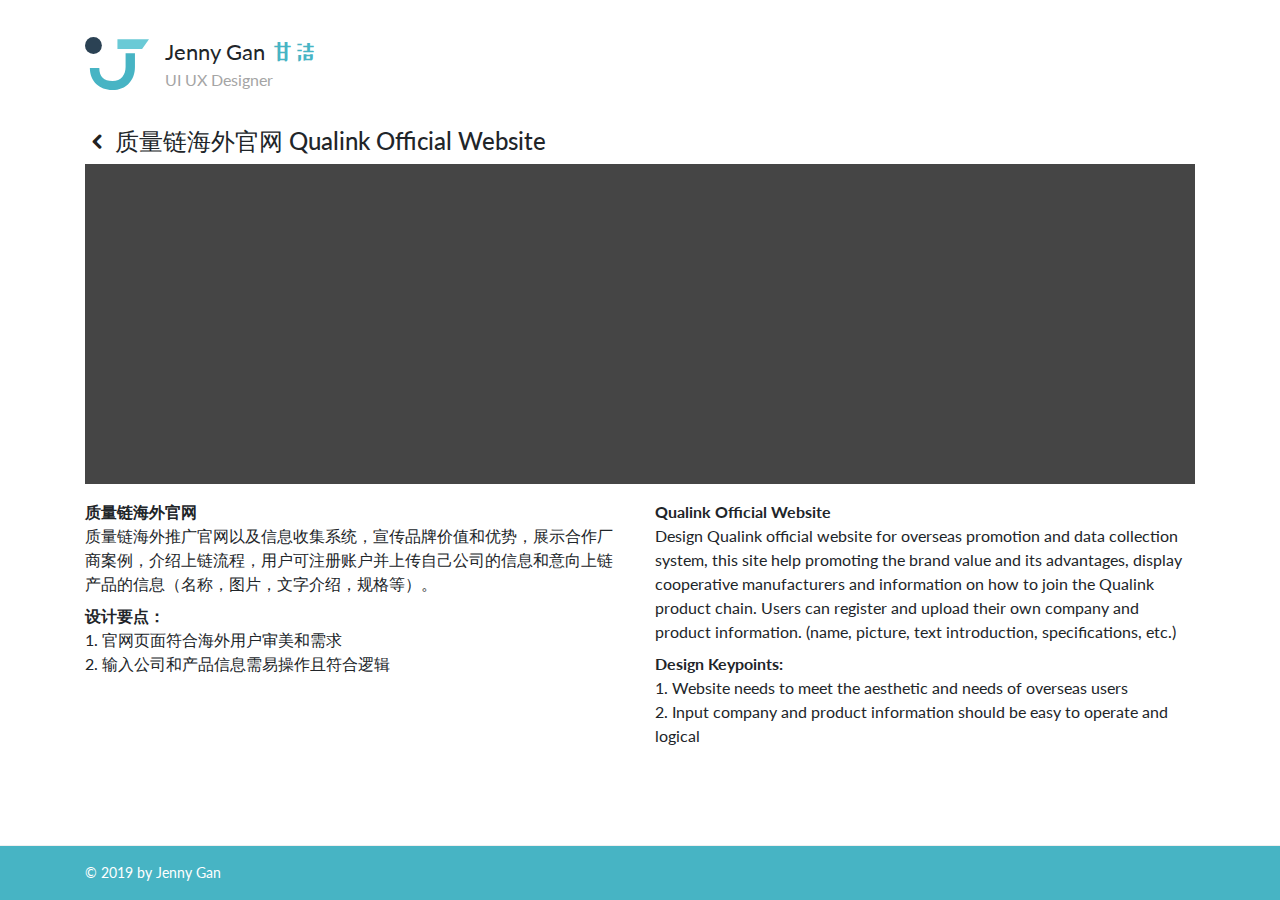
<file: detail4.html>
<!doctype html>
<html lang="en" class="h-100">
    <head>
        <meta charset="utf-8">
        <meta name="viewport" content="width=device-width, initial-scale=1, shrink-to-fit=no">
        <meta name="description" content="">
        <meta name="generator" content="Jekyll v3.8.5">
    
    
        <!-- Bootstrap core CSS -->
        <link rel="stylesheet" href="https://stackpath.bootstrapcdn.com/bootstrap/4.3.1/css/bootstrap.min.css" integrity="sha384-ggOyR0iXCbMQv3Xipma34MD+dH/1fQ784/j6cY/iJTQUOhcWr7x9JvoRxT2MZw1T" crossorigin="anonymous">
        <link href="https://fonts.googleapis.com/css?family=Lato&display=swap" rel="stylesheet">
        <link href="https://fonts.googleapis.com/css?family=ZCOOL+XiaoWei&display=swap" rel="stylesheet">
        <link rel="stylesheet" href="css/main.css">
        <link rel="stylesheet" href="icofont.min.css">
    
        <title>Jenny Gan :: UI UX Designer</title>
    </head>

  <body class="d-flex flex-column h-100">
       
    <main role="main" class="flex-shrink-0 mb-4">
      <div class="container">
        <nav class="navbar navbar-expand-lg navbar-light">
                
            <a class="navbar-brand" href="index.html">
                <img class="logo_img" src="img/jg_logo.svg">
            </a>
            <div class="brand_name">
                <span class="name">Jenny Gan <span class="cname">甘洁</span></span><br>
                <span class="title">UI UX Designer</span>
            </div>
            
        </nav>
        
        <h4>
          <a href="index.html" class="backtoindex"><i class="icofont-rounded-left"></i> </a>
          质量链海外官网 Qualink Official Website
        </h4>
        
        <div class="product_banner">

        </div>
        
        <main class="">
          <div class="row">
            <div class="col-sm-12 col-md-6 col-lg-6 intro">
              <span class="intro_title">质量链海外官网</span>
              <span class="intro_txt">
                质量链海外推广官网以及信息收集系统，宣传品牌价值和优势，展示合作厂商案例，介绍上链流程，用户可注册账户并上传自己公司的信息和意向上链产品的信息（名称，图片，文字介绍，规格等）。
              </span>
              <span class="intro_list">
              <span class="intro_title">设计要点：</span>
              1. 官网页面符合海外用户审美和需求<br>
              2. 输入公司和产品信息需易操作且符合逻辑<br>
              </span>
            </div>

            <div class="col-sm-12 col-md-6 col-lg-6 intro">
              <span class="intro_title">Qualink Official Website</span>
              <span class="intro_txt">
                Design Qualink official website for overseas promotion and data collection system, 
                this site help promoting the brand value and its advantages, display cooperative 
                manufacturers and information on how to join the Qualink product chain. Users can 
                register and upload their own company and product information. (name, picture, text 
                introduction, specifications, etc.)
              </span>             
              <span class="intro_list">
              <span class="intro_title">Design Keypoints:</span>
              1. Website needs to meet the aesthetic and needs of overseas users<br>
              2. Input company and product information should be easy to operate and logical<br>
              </span>
            </div>        
          </div>
        </main>
      </div>
    </main>

    <footer class="footer mt-auto py-3">
        <div class="container">
            <div class="footer_text">© 2019 by Jenny Gan</div> 
        </div>
    </footer>

    <!-- Optional JavaScript -->
    <!-- jQuery first, then Popper.js, then Bootstrap JS -->
    <script src="https://code.jquery.com/jquery-3.3.1.slim.min.js" integrity="sha384-q8i/X+965DzO0rT7abK41JStQIAqVgRVzpbzo5smXKp4YfRvH+8abtTE1Pi6jizo" crossorigin="anonymous"></script>
    <script src="https://cdnjs.cloudflare.com/ajax/libs/popper.js/1.14.7/umd/popper.min.js" integrity="sha384-UO2eT0CpHqdSJQ6hJty5KVphtPhzWj9WO1clHTMGa3JDZwrnQq4sF86dIHNDz0W1" crossorigin="anonymous"></script>
    <script src="https://stackpath.bootstrapcdn.com/bootstrap/4.3.1/js/bootstrap.min.js" integrity="sha384-JjSmVgyd0p3pXB1rRibZUAYoIIy6OrQ6VrjIEaFf/nJGzIxFDsf4x0xIM+B07jRM" crossorigin="anonymous"></script>
  </body>
</html>
</file>
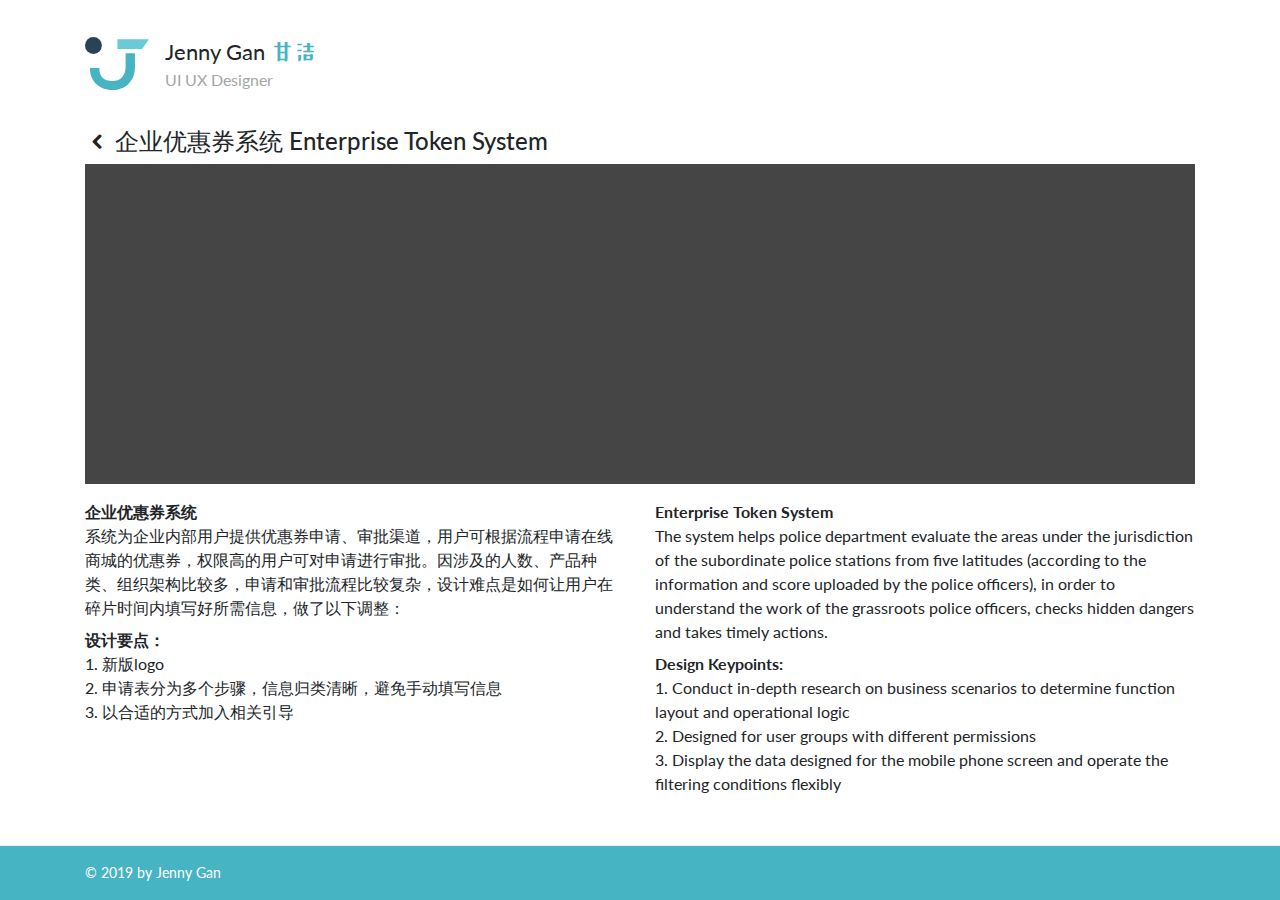
<file: detail5.html>
<!doctype html>
<html lang="en" class="h-100">
    <head>
        <meta charset="utf-8">
        <meta name="viewport" content="width=device-width, initial-scale=1, shrink-to-fit=no">
        <meta name="description" content="">
        <meta name="generator" content="Jekyll v3.8.5">
    
    
        <!-- Bootstrap core CSS -->
        <link rel="stylesheet" href="https://stackpath.bootstrapcdn.com/bootstrap/4.3.1/css/bootstrap.min.css" integrity="sha384-ggOyR0iXCbMQv3Xipma34MD+dH/1fQ784/j6cY/iJTQUOhcWr7x9JvoRxT2MZw1T" crossorigin="anonymous">
        <link href="https://fonts.googleapis.com/css?family=Lato&display=swap" rel="stylesheet">
        <link href="https://fonts.googleapis.com/css?family=ZCOOL+XiaoWei&display=swap" rel="stylesheet">
        <link rel="stylesheet" href="css/main.css">
        <link rel="stylesheet" href="icofont.min.css">
    
        <title>Jenny Gan :: UI UX Designer</title>
    </head>

  <body class="d-flex flex-column h-100">
       
    <main role="main" class="flex-shrink-0 mb-4">
      <div class="container">
        <nav class="navbar navbar-expand-lg navbar-light">
                
            <a class="navbar-brand" href="index.html">
                <img class="logo_img" src="img/jg_logo.svg">
            </a>
            <div class="brand_name">
                <span class="name">Jenny Gan <span class="cname">甘洁</span></span><br>
                <span class="title">UI UX Designer</span>
            </div>
            
        </nav>
        
        <h4>
          <a href="index.html" class="backtoindex"><i class="icofont-rounded-left"></i> </a>
          企业优惠券系统 Enterprise Token System
        </h4>
        
        <div class="product_banner">

        </div>
        
        <main class="">
          <div class="row">
            <div class="col-sm-12 col-md-6 col-lg-6 intro">
              <span class="intro_title">企业优惠券系统</span>
              <span class="intro_txt">
              系统为企业内部用户提供优惠券申请、审批渠道，用户可根据流程申请在线商城的优惠券，权限高的用户可对申请进行审批。因涉及的人数、产品种类、组织架构比较多，申请和审批流程比较复杂，设计难点是如何让用户在碎片时间内填写好所需信息，做了以下调整：
              </span>
              <span class="intro_list">
              <span class="intro_title">设计要点：</span>
              1. 新版logo<br>
              2. 申请表分为多个步骤，信息归类清晰，避免手动填写信息<br>
              3. 以合适的方式加入相关引导<br>
              </span>
            </div>

            <div class="col-sm-12 col-md-6 col-lg-6 intro">
              <span class="intro_title">Enterprise Token System</span>
              <span class="intro_txt">
                  The system helps police department evaluate the areas under the jurisdiction 
                  of the subordinate police stations from five latitudes (according to the 
                  information and score uploaded by the police officers), in order to understand 
                  the work of the grassroots police officers, checks hidden dangers and takes 
                  timely actions. 
              </span>             
              <span class="intro_list">
              <span class="intro_title">Design Keypoints:</span>
              1. Conduct in-depth research on business scenarios to determine function layout and operational logic<br>
              2. Designed for user groups with different permissions<br>
              3. Display the data designed for the mobile phone screen and operate the filtering conditions flexibly<br>
              </span>
            </div>        
          </div>
        </main>
      </div>
    </main>

    <footer class="footer mt-auto py-3">
        <div class="container">
            <div class="footer_text">© 2019 by Jenny Gan</div> 
        </div>
    </footer>

    <!-- Optional JavaScript -->
    <!-- jQuery first, then Popper.js, then Bootstrap JS -->
    <script src="https://code.jquery.com/jquery-3.3.1.slim.min.js" integrity="sha384-q8i/X+965DzO0rT7abK41JStQIAqVgRVzpbzo5smXKp4YfRvH+8abtTE1Pi6jizo" crossorigin="anonymous"></script>
    <script src="https://cdnjs.cloudflare.com/ajax/libs/popper.js/1.14.7/umd/popper.min.js" integrity="sha384-UO2eT0CpHqdSJQ6hJty5KVphtPhzWj9WO1clHTMGa3JDZwrnQq4sF86dIHNDz0W1" crossorigin="anonymous"></script>
    <script src="https://stackpath.bootstrapcdn.com/bootstrap/4.3.1/js/bootstrap.min.js" integrity="sha384-JjSmVgyd0p3pXB1rRibZUAYoIIy6OrQ6VrjIEaFf/nJGzIxFDsf4x0xIM+B07jRM" crossorigin="anonymous"></script>
  </body>
</html>
</file>
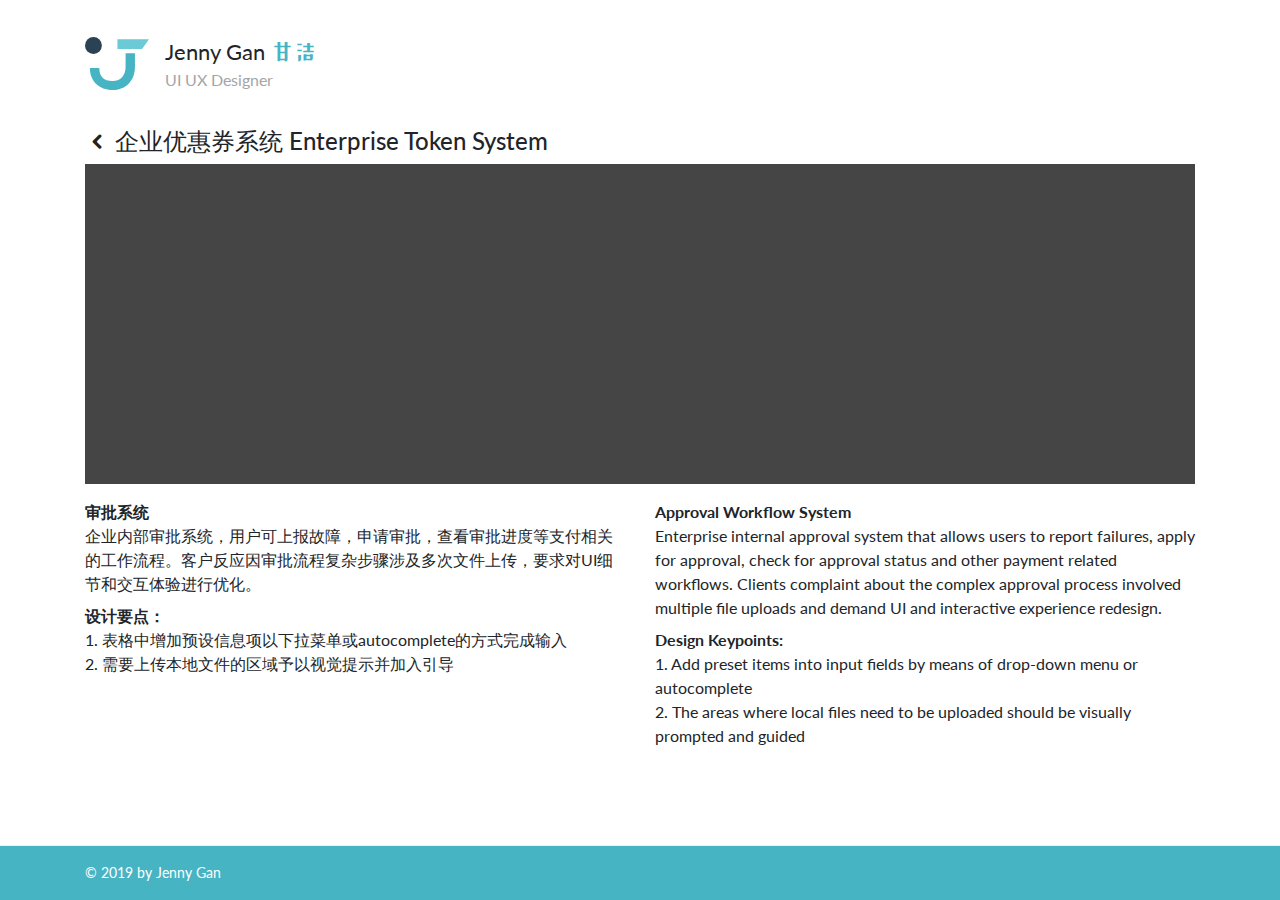
<file: detail6.html>
<!doctype html>
<html lang="en" class="h-100">
    <head>
        <meta charset="utf-8">
        <meta name="viewport" content="width=device-width, initial-scale=1, shrink-to-fit=no">
        <meta name="description" content="">
        <meta name="generator" content="Jekyll v3.8.5">
    
    
        <!-- Bootstrap core CSS -->
        <link rel="stylesheet" href="https://stackpath.bootstrapcdn.com/bootstrap/4.3.1/css/bootstrap.min.css" integrity="sha384-ggOyR0iXCbMQv3Xipma34MD+dH/1fQ784/j6cY/iJTQUOhcWr7x9JvoRxT2MZw1T" crossorigin="anonymous">
        <link href="https://fonts.googleapis.com/css?family=Lato&display=swap" rel="stylesheet">
        <link href="https://fonts.googleapis.com/css?family=ZCOOL+XiaoWei&display=swap" rel="stylesheet">
        <link rel="stylesheet" href="css/main.css">
        <link rel="stylesheet" href="icofont.min.css">
    
        <title>Jenny Gan :: UI UX Designer</title>
    </head>

  <body class="d-flex flex-column h-100">
       
    <main role="main" class="flex-shrink-0 mb-4">
      <div class="container">
        <nav class="navbar navbar-expand-lg navbar-light">
                
            <a class="navbar-brand" href="index.html">
                <img class="logo_img" src="img/jg_logo.svg">
            </a>
            <div class="brand_name">
                <span class="name">Jenny Gan <span class="cname">甘洁</span></span><br>
                <span class="title">UI UX Designer</span>
            </div>
            
        </nav>
        
        <h4>
          <a href="index.html" class="backtoindex"><i class="icofont-rounded-left"></i> </a>
          企业优惠券系统 Enterprise Token System
        </h4>
        
        <div class="product_banner">

        </div>
        
        <main class="">
          <div class="row">
            <div class="col-sm-12 col-md-6 col-lg-6 intro">
              <span class="intro_title">审批系统</span>
              <span class="intro_txt">
              企业内部审批系统，用户可上报故障，申请审批，查看审批进度等支付相关的工作流程。客户反应因审批流程复杂步骤涉及多次文件上传，要求对UI细节和交互体验进行优化。
              </span>
              <span class="intro_list">
              <span class="intro_title">设计要点：</span>
              1. 表格中增加预设信息项以下拉菜单或autocomplete的方式完成输入<br>
              2. 需要上传本地文件的区域予以视觉提示并加入引导<br>
              </span>
            </div>

            <div class="col-sm-12 col-md-6 col-lg-6 intro">
              <span class="intro_title">Approval Workflow System</span>
              <span class="intro_txt">
                  Enterprise internal approval system that allows users to report failures, 
                  apply for approval, check for approval status and other payment related 
                  workflows. Clients complaint about the complex approval process involved 
                  multiple file uploads and demand UI and interactive experience redesign.
              </span>             
              <span class="intro_list">
              <span class="intro_title">Design Keypoints:</span>
              1. Add preset items into input fields by means of drop-down menu or autocomplete<br>
              2. The areas where local files need to be uploaded should be visually prompted and guided<br>
              </span>
            </div>        
          </div>
        </main>
      </div>
    </main>

    <footer class="footer mt-auto py-3">
        <div class="container">
            <div class="footer_text">© 2019 by Jenny Gan</div> 
        </div>
    </footer>

    <!-- Optional JavaScript -->
    <!-- jQuery first, then Popper.js, then Bootstrap JS -->
    <script src="https://code.jquery.com/jquery-3.3.1.slim.min.js" integrity="sha384-q8i/X+965DzO0rT7abK41JStQIAqVgRVzpbzo5smXKp4YfRvH+8abtTE1Pi6jizo" crossorigin="anonymous"></script>
    <script src="https://cdnjs.cloudflare.com/ajax/libs/popper.js/1.14.7/umd/popper.min.js" integrity="sha384-UO2eT0CpHqdSJQ6hJty5KVphtPhzWj9WO1clHTMGa3JDZwrnQq4sF86dIHNDz0W1" crossorigin="anonymous"></script>
    <script src="https://stackpath.bootstrapcdn.com/bootstrap/4.3.1/js/bootstrap.min.js" integrity="sha384-JjSmVgyd0p3pXB1rRibZUAYoIIy6OrQ6VrjIEaFf/nJGzIxFDsf4x0xIM+B07jRM" crossorigin="anonymous"></script>
  </body>
</html>
</file>
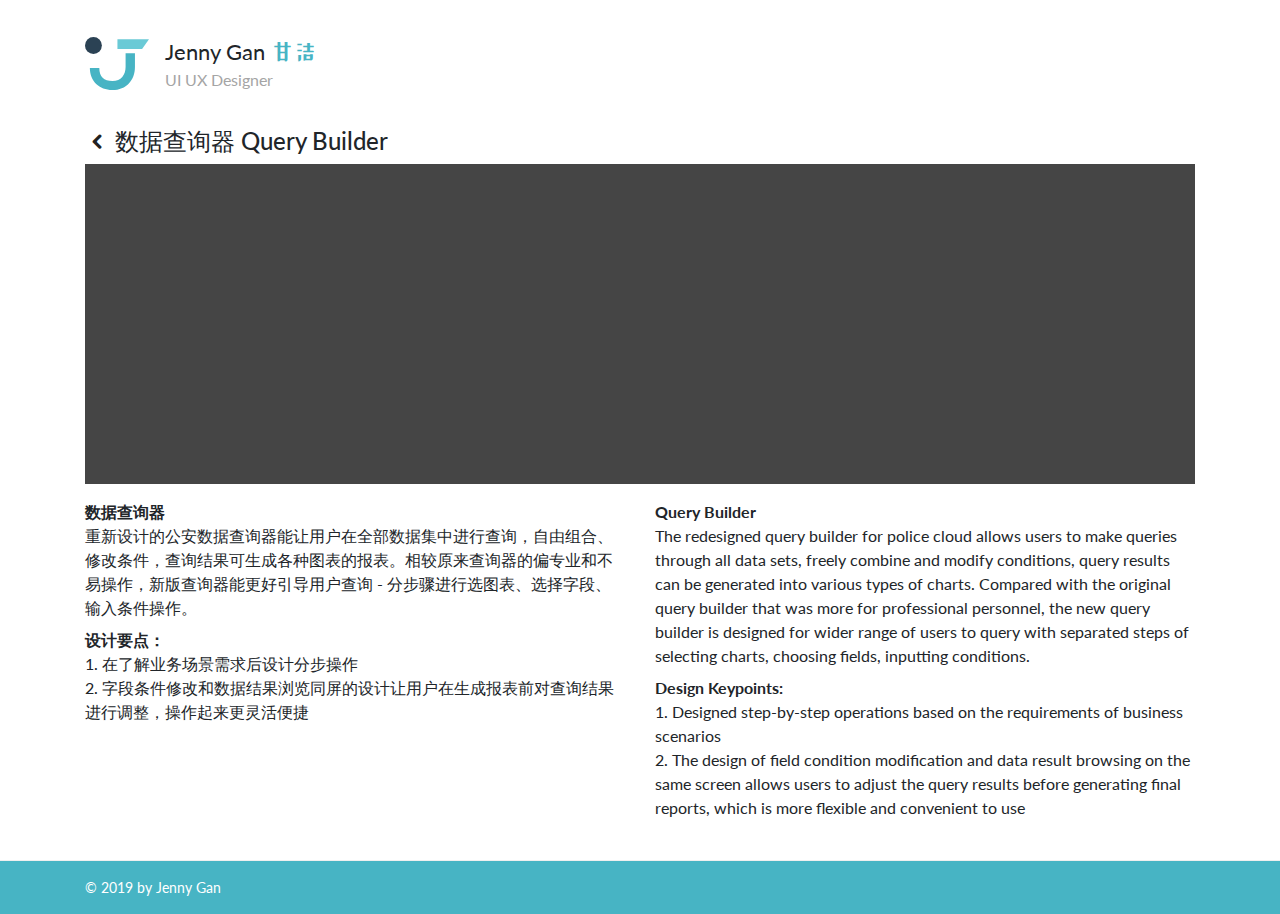
<file: detail7.html>
<!doctype html>
<html lang="en" class="h-100">
    <head>
        <meta charset="utf-8">
        <meta name="viewport" content="width=device-width, initial-scale=1, shrink-to-fit=no">
        <meta name="description" content="">
        <meta name="generator" content="Jekyll v3.8.5">
    
    
        <!-- Bootstrap core CSS -->
        <link rel="stylesheet" href="https://stackpath.bootstrapcdn.com/bootstrap/4.3.1/css/bootstrap.min.css" integrity="sha384-ggOyR0iXCbMQv3Xipma34MD+dH/1fQ784/j6cY/iJTQUOhcWr7x9JvoRxT2MZw1T" crossorigin="anonymous">
        <link href="https://fonts.googleapis.com/css?family=Lato&display=swap" rel="stylesheet">
        <link href="https://fonts.googleapis.com/css?family=ZCOOL+XiaoWei&display=swap" rel="stylesheet">
        <link rel="stylesheet" href="css/main.css">
        <link rel="stylesheet" href="icofont.min.css">
    
        <title>Jenny Gan :: UI UX Designer</title>
    </head>

  <body class="d-flex flex-column h-100">
       
    <main role="main" class="flex-shrink-0 mb-4">
      <div class="container">
        <nav class="navbar navbar-expand-lg navbar-light">
                
            <a class="navbar-brand" href="index.html">
                <img class="logo_img" src="img/jg_logo.svg">
            </a>
            <div class="brand_name">
                <span class="name">Jenny Gan <span class="cname">甘洁</span></span><br>
                <span class="title">UI UX Designer</span>
            </div>
            
        </nav>
        
        <h4>
          <a href="index.html" class="backtoindex"><i class="icofont-rounded-left"></i> </a>
          数据查询器 Query Builder
        </h4>
        
        <div class="product_banner">

        </div>
        
        <main class="">
          <div class="row">
            <div class="col-sm-12 col-md-6 col-lg-6 intro">
              <span class="intro_title">数据查询器</span>
              <span class="intro_txt">
                重新设计的公安数据查询器能让用户在全部数据集中进行查询，自由组合、修改条件，查询结果可生成各种图表的报表。相较原来查询器的偏专业和不易操作，新版查询器能更好引导用户查询 - 分步骤进行选图表、选择字段、输入条件操作。
              </span>
              <span class="intro_list">
              <span class="intro_title">设计要点：</span>
              1. 在了解业务场景需求后设计分步操作<br>
              2. 字段条件修改和数据结果浏览同屏的设计让用户在生成报表前对查询结果进行调整，操作起来更灵活便捷
              <br>
              </span>
            </div>

            <div class="col-sm-12 col-md-6 col-lg-6 intro">
              <span class="intro_title">Query Builder</span>
              <span class="intro_txt">
                The redesigned query builder for police cloud allows users to make queries through 
                all data sets, freely combine and modify conditions, query results can be generated 
                into various types of charts. Compared with the original query builder that was more 
                for professional personnel, the new query builder is designed for wider range of users 
                to query with separated steps of selecting charts, choosing fields, inputting conditions.
              </span>             
              <span class="intro_list">
              <span class="intro_title">Design Keypoints:</span>
              1. Designed step-by-step operations based on the requirements of business scenarios<br>
              2. The design of field condition modification and data result browsing on the same screen 
              allows users to adjust the query results before generating final reports, which is more 
              flexible and convenient to use<br>
              </span>
            </div>        
          </div>
        </main>
      </div>
    </main>

    <footer class="footer mt-auto py-3">
        <div class="container">
            <div class="footer_text">© 2019 by Jenny Gan</div> 
        </div>
    </footer>

    <!-- Optional JavaScript -->
    <!-- jQuery first, then Popper.js, then Bootstrap JS -->
    <script src="https://code.jquery.com/jquery-3.3.1.slim.min.js" integrity="sha384-q8i/X+965DzO0rT7abK41JStQIAqVgRVzpbzo5smXKp4YfRvH+8abtTE1Pi6jizo" crossorigin="anonymous"></script>
    <script src="https://cdnjs.cloudflare.com/ajax/libs/popper.js/1.14.7/umd/popper.min.js" integrity="sha384-UO2eT0CpHqdSJQ6hJty5KVphtPhzWj9WO1clHTMGa3JDZwrnQq4sF86dIHNDz0W1" crossorigin="anonymous"></script>
    <script src="https://stackpath.bootstrapcdn.com/bootstrap/4.3.1/js/bootstrap.min.js" integrity="sha384-JjSmVgyd0p3pXB1rRibZUAYoIIy6OrQ6VrjIEaFf/nJGzIxFDsf4x0xIM+B07jRM" crossorigin="anonymous"></script>
  </body>
</html>
</file>
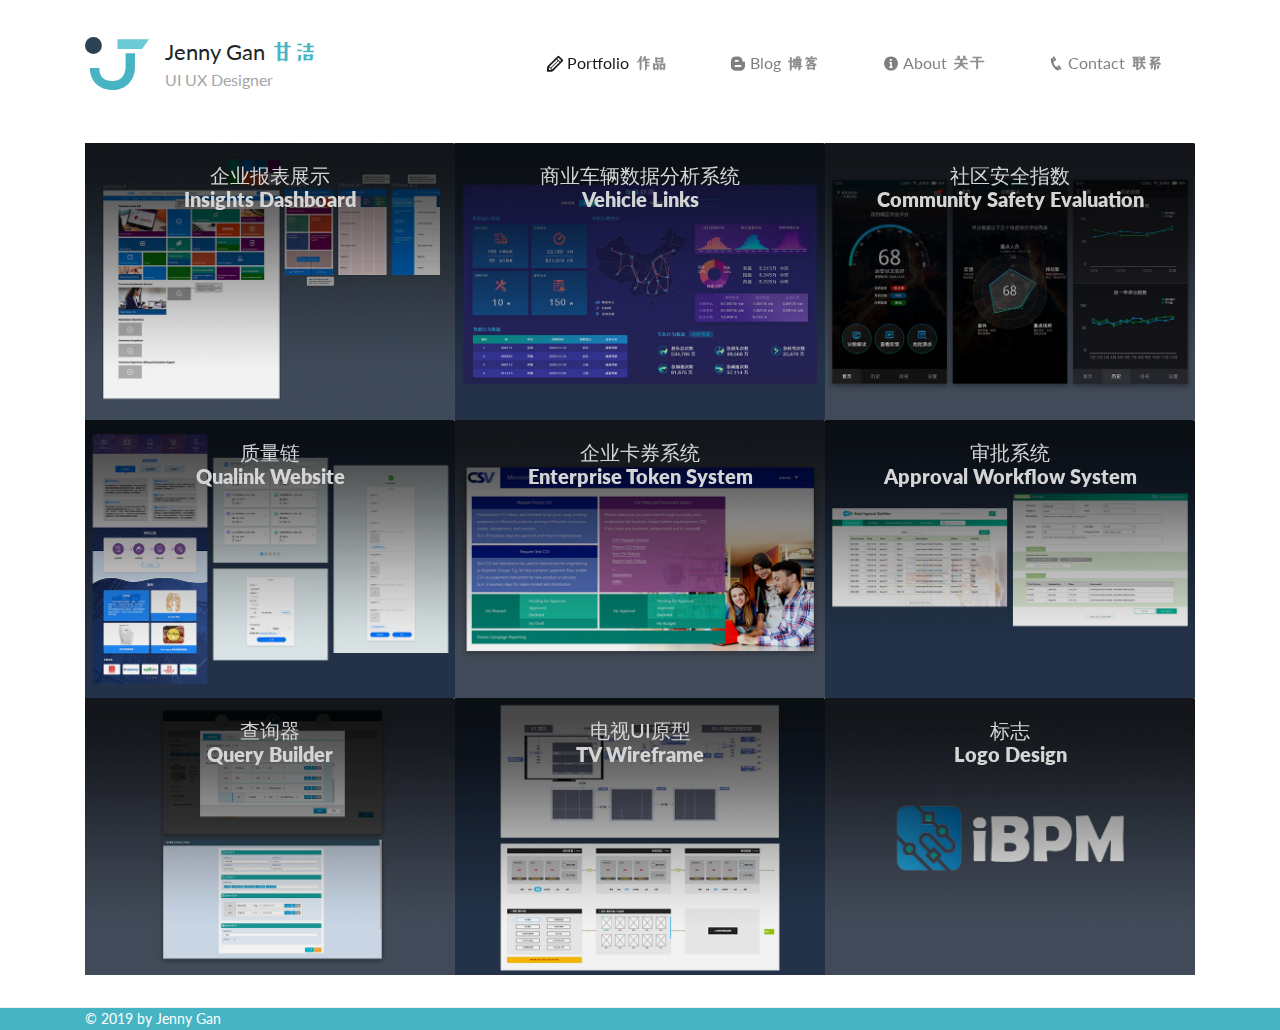
<file: index_20191017.html>
<!doctype html>
<html lang="en" class="h-100">
  <head>
    <!-- Required meta tags -->
    <meta charset="utf-8">
    <meta name="viewport" content="width=device-width, initial-scale=1, shrink-to-fit=no">

    <!-- Bootstrap CSS -->
    <link rel="stylesheet" href="https://stackpath.bootstrapcdn.com/bootstrap/4.3.1/css/bootstrap.min.css" integrity="sha384-ggOyR0iXCbMQv3Xipma34MD+dH/1fQ784/j6cY/iJTQUOhcWr7x9JvoRxT2MZw1T" crossorigin="anonymous">
    <link href="https://fonts.googleapis.com/css?family=Lato&display=swap" rel="stylesheet">
    <link href="https://fonts.googleapis.com/css?family=ZCOOL+XiaoWei&display=swap" rel="stylesheet">
    <link rel="stylesheet" href="css/main.css">
    <link rel="stylesheet" href="icofont.min.css">

    <link rel="stylesheet" href="css/set3.css">

    <title>Jenny Gan :: UI UX Designer</title>
  </head>
  <body class="d-flex flex-column h-100">
    
    <div class="container">
        
        <nav class="navbar navbar-expand-lg navbar-light">
                
            <a class="navbar-brand" href="index.html">
                <img class="logo_img" src="img/jg_logo.svg">
            </a>
            <div class="brand_name">
                <span class="name">Jenny Gan <span class="cname">甘洁</span></span><br>
                <span class="title">UI UX Designer</span>
            </div>
            <button class="navbar-toggler" type="button" data-toggle="collapse" data-target="#navbarSupportedContent" aria-controls="navbarSupportedContent" aria-expanded="false" aria-label="Toggle navigation">
                <span class="navbar-toggler-icon"></span>
            </button>
            
            <!--main navigation-->
            <div class="collapse navbar-collapse" id="navbarSupportedContent">
                <ul class="navbar-nav ml-auto">
                    <li class="nav-item active">
                        <a class="nav-link hvr-underline-from-center" href="index.html"><i class="icofont-pencil-alt-5"></i> Portfolio <span class="navi_cn">作品</span><!--<span class="sr-only">(current)</span>--></a>
                    </li>
                    <li class="nav-item">
                        <a class="nav-link hvr-underline-from-center" href="blog.html"><i class="icofont-blogger"></i> Blog <span class="navi_cn">博客</span></a>
                    </li>
                    <li class="nav-item">
                        <a class="nav-link hvr-underline-from-center" href="about.html"><i class="icofont-info-circle"></i> About <span class="navi_cn">关于</span></a>
                    </li>
                    <li class="nav-item">
                        <a class="nav-link hvr-underline-from-center" href="contact.html"><i class="icofont-phone"></i> Contact <span class="navi_cn">联系</span></a>
                    </li>
                </ul>                 
            </div>
        </nav>
        
        <main class="contents">              
            <div class="grid row">
                <figure class="effect-apollo col-sm-12 col-md-4 col-lg-4 px-0 my-0">
						<img src="img/sample_insights.jpg" alt="insights"/>
						<figcaption>
							<h5>企业报表展示<br> <span>Insights Dashboard</span></h5>
							<p>UI Redesign<br>前端开发</p>
							<a href="detail1.html">View more</a>
						</figcaption>			
				</figure>
                <figure class="effect-apollo col-sm-12 col-md-4 col-lg-4 px-0 my-0">
						<img src="img/sample_clw.jpg" alt="Vehicle Links"/>
						<figcaption>
							<h5>商业车辆数据分析系统<br> <span>Vehicle Links</span></h5>
							<p>大屏展示<br>UI设计</p>
							<a href="detail2.html">View more</a>
						</figcaption>			
                </figure>
                <figure class="effect-apollo col-sm-12 col-md-4 col-lg-4 px-0 my-0">
						<img src="img/sample_jczbd.jpg" alt="ji cheng zao ba dian"/>
						<figcaption>
							<h5>社区安全指数<br> <span>Community Safety Evaluation</span></h5>
							<p>手机App设计<br>需求分析<br>UI设计</p>
							<a href="#">View more</a>
						</figcaption>			
				</figure>
            </div>
            <div class="grid row">
                <figure class="effect-apollo col-sm-12 col-md-4 col-lg-4 px-0 my-0">
						<img src="img/sample_qualink.jpg" alt="Qualink"/>
						<figcaption>
							<h5>质量链<br> <span>Qualink Website</span></h5>
							<p>网页设计<br>前端开发</p>
							<a href="#">View more</a>
						</figcaption>			
				</figure>
                <figure class="effect-apollo col-sm-12 col-md-4 col-lg-4 px-0 my-0">
						<img src="img/sample_csv.jpg" alt="CSV"/>
						<figcaption>
							<h5>企业卡券系统<br> <span>Enterprise Token System</span></h5>
							<p>UI Redesign<br>增强易用性和体验<br>VI设计</p>
							<a href="#">View more</a>
						</figcaption>			
                </figure>
                <figure class="effect-apollo col-sm-12 col-md-4 col-lg-4 px-0 my-0">
						<img src="img/sample_brazil.jpg" alt="Approval Workflow"/>
						<figcaption>
							<h5>审批系统<br> <span>Approval Workflow System</span></h5>
							<p>审批流程优化<br>增强易用性和体验</p>
							<a href="#">View more</a>
						</figcaption>			
				</figure>
            </div>
            <div class="grid row">
                <figure class="effect-apollo col-sm-12 col-md-4 col-lg-4 px-0 my-0">
						<img src="img/sample_bigdata.jpg" alt="Big Data"/>
						<figcaption>
							<h5>查询器<br> <span>Query Builder</span></h5>
							<p>大数据<br>查询器<br>增强易用性和体验</p>
							<a href="#">View more</a>
						</figcaption>			
				</figure>
                <figure class="effect-apollo col-sm-12 col-md-4 col-lg-4 px-0 my-0">
						<img src="img/sample_tv.jpg" alt="TV Wireframe"/>
						<figcaption>
							<h5>电视UI原型<br> <span>TV Wireframe</span></h5>
							<p>用户界面原型<br> 操作流程</p>
							<a href="#">View more</a>
						</figcaption>			
                </figure>
                <figure class="effect-apollo col-sm-12 col-md-4 col-lg-4 px-0 my-0">
						<img src="img/sample_brand.jpg" alt="iPBM Logo"/>
						<figcaption>
							<h5>标志<br> <span>Logo Design</span></h5>
							<p>各行业logo<br>VI设计</p>
							<a href="#">View more</a>
						</figcaption>			
				</figure>
            </div>
        </main>
               
    </div>
    <footer class="footer">
        <div class="container">
            <div class="footer_text">© 2019 by Jenny Gan</div> 
        </div>
    </footer>
    <!-- Optional JavaScript -->
    <!-- jQuery first, then Popper.js, then Bootstrap JS -->
    <script src="https://code.jquery.com/jquery-3.3.1.slim.min.js" integrity="sha384-q8i/X+965DzO0rT7abK41JStQIAqVgRVzpbzo5smXKp4YfRvH+8abtTE1Pi6jizo" crossorigin="anonymous"></script>
    <script src="https://cdnjs.cloudflare.com/ajax/libs/popper.js/1.14.7/umd/popper.min.js" integrity="sha384-UO2eT0CpHqdSJQ6hJty5KVphtPhzWj9WO1clHTMGa3JDZwrnQq4sF86dIHNDz0W1" crossorigin="anonymous"></script>
    <script src="https://stackpath.bootstrapcdn.com/bootstrap/4.3.1/js/bootstrap.min.js" integrity="sha384-JjSmVgyd0p3pXB1rRibZUAYoIIy6OrQ6VrjIEaFf/nJGzIxFDsf4x0xIM+B07jRM" crossorigin="anonymous"></script>
  </body>
</html>
</file>
<file: css/main.css>
html{
    height:100%;
}

body{
    margin: 0;
    padding: 0;
    font-family: 'Lato', sans-serif;
}

a{
    color:#212121;
    text-decoration: none;
}

a:hover{
    color:#212121;
}

.grey{background-color: #b7b7b7;}
.grey1{background-color: #cecece;}
.grey2{background-color: #a5a5a5;}
.theme_light{background-color: #6acad6;}
.theme_dark{background-color: #2b4254}
.theme{background-color: #47b4c4}


/* header contents */
.logo_img{
    width:4rem;
}

@media (min-width: 1600px) {
    .container{
        min-width:1350px;
    }
}

@media (min-width: 2000px) {
    .container{
        min-width:1700px;
    }
}


@media (min-width: 992px)  {
    .navbar-expand-lg .navbar-nav .nav-link{
        padding-left:2rem;
        padding-right: 2rem;
    }
    .blog_text{
        padding: 1rem;
    }
    .blog_action{
        text-align: right;
        margin-right: 2rem;
        margin-bottom: 1rem;
    }
    .tile{
        padding:0;
        max-height: 400px;
    }
}

@media (min-width: 320px) and (max-width: 992px){
    .blog_text{
        padding: 1.5rem 1.5rem 0 2rem;
    }
    .blog_action{
        text-align: right;
        margin-right: 1.5rem;
        margin-bottom: 1rem;
    }

    .tile{
        padding:0;
        max-height: 280px;
    }
}

.name{
    font-size: 1.4rem;
}

.cname{
    font-family: 'ZCOOL XiaoWei', serif;
    font-weight: 800;
    color:#47b4c4;
}

.title{
    color:#a5a5a5;
}

.navi_cn{
    font-family: 'ZCOOL XiaoWei', serif;
    color:#8e8e8e;
    font-weight:600;
    padding-left: 0.1rem;
}

.navbar-light .navbar-toggler{
    border: none;
}

.navbar{
    padding: 2rem 0rem;
}

/*.active{
    border-bottom:2px solid #6acad6;
}*/

/* Underline From Center */
.hvr-underline-from-center {
    display: inline-block;
    vertical-align: middle;
    -webkit-transform: perspective(1px) translateZ(0);
    transform: perspective(1px) translateZ(0);
    box-shadow: 0 0 1px rgba(0, 0, 0, 0);
    position: relative;
    overflow: hidden;
  }
  .hvr-underline-from-center:before {
    content: "";
    position: absolute;
    z-index: -1;
    left: 51%;
    right: 51%;
    bottom: 0;
    background: #6acad6;
    height: 4px;
    -webkit-transition-property: left, right;
    transition-property: left, right;
    -webkit-transition-duration: 0.3s;
    transition-duration: 0.3s;
    -webkit-transition-timing-function: ease-out;
    transition-timing-function: ease-out;
  }
  .hvr-underline-from-center:hover:before, .hvr-underline-from-center:focus:before, .hvr-underline-from-center:active:before {
    left: 0;
    right: 0;
  }




/* footer contents */

.footer{
    width: 100%;
    margin-top: 2rem;
    /*height: 100px;*/
    border-top:1px solid #efefef;
    background-color: #47b4c4;
}

.footer_text{
    /*line-height: 3rem;*/
    font-size:0.9rem;
    color: #fff;
}


/* index main contents */

.contents{
    margin-top: 1rem;
    min-height: 700px;
}



/* blog contents */

.blog_container{
    border:1px solid #efefef;
    margin-bottom:1.8rem;
}

.blog_img{
    max-width: 100%;
    height:auto;
}


.blog_action a {
    font-size: 1.2rem;
    color:#fff;
}

.intro{
    margin-bottom: 1rem;
}

.backtoindex:hover{
    text-decoration: none;
}

.intro_title{
    font-weight: 700;
    display: block;
}

.intro_txt{
    display: block;
    margin-bottom: 0.5rem;
}

.intro_list{
    display: block;
    
}

/*detail page*/

.product_banner{
    width: 100%;
    height: 320px;
    background-color: #454545;
    margin-bottom: 1rem;
    overflow: hidden;
}

.img-responsive {
    display: block;
    height: auto;
    max-width: 100%;
}
</file>
<file: css/set3.css>
.grid {
	position: relative;
	clear: both;
	margin: 0 auto;
	list-style: none;
	text-align: center;
}

/* Common style */
.grid figure {
	position: relative;
	overflow: hidden;
	height: auto;
	background: #000;
	text-align: center;
	cursor: pointer;
}

.grid figure img {
	position: relative;
	display: block;
	min-height: 100%;
	max-width: 100%;
	opacity: 0.8;
}

.grid figure figcaption {
	padding: 1em;
	color: rgb(212, 212, 212);
	/*text-transform: uppercase;*/
	font-size: 1.25em;
	-webkit-backface-visibility: hidden;
	backface-visibility: hidden;
}

.grid figure figcaption::before,
.grid figure figcaption::after {
	pointer-events: none;
}

.grid figure figcaption,
.grid figure figcaption > a {
	position: absolute;
	top: 0;
	left: 0;
	width: 100%;
	height: 100%;
}

/* Anchor will cover the whole item by default */
/* For some effects it will show as a button */
.grid figure figcaption > a {
	z-index: 1000;
	text-indent: 200%;
	white-space: nowrap;
	font-size: 0;
	opacity: 0;
}

.grid figure h2 {
	word-spacing: -0.15em;
	font-weight: 300;
}

.grid figure h5 span {
	font-weight: 800;
}

.grid figure h2,
.grid figure p {
	margin: 0;
}

.grid figure p {
	letter-spacing: 1px;
	font-size: 68.5%;
}

/* Individual effects */

/*---------------*/
/***** Julia *****/
/*---------------*/

figure.effect-julia {
	background: #2f3238;
}

figure.effect-julia img {
	max-width: none;
	height: 400px;
	-webkit-transition: opacity 1s, -webkit-transform 1s;
	transition: opacity 1s, transform 1s;
	-webkit-backface-visibility: hidden;
	backface-visibility: hidden;
}

figure.effect-julia figcaption {
	text-align: left;
}

figure.effect-julia h2 {
	position: relative;
	padding: 0.5em 0;
}

figure.effect-julia p {
	display: inline-block;
	margin: 0 0 0.25em;
	padding: 0.4em 1em;
	background: rgba(255,255,255,0.9);
	color: #2f3238;
	text-transform: none;
	font-weight: 500;
	font-size: 75%;
	-webkit-transition: opacity 0.35s, -webkit-transform 0.35s;
	transition: opacity 0.35s, transform 0.35s;
	-webkit-transform: translate3d(-360px,0,0);
	transform: translate3d(-360px,0,0);
}

figure.effect-julia p:first-child {
	-webkit-transition-delay: 0.15s;
	transition-delay: 0.15s;
}

figure.effect-julia p:nth-of-type(2) {
	-webkit-transition-delay: 0.1s;
	transition-delay: 0.1s;
}

figure.effect-julia p:nth-of-type(3) {
	-webkit-transition-delay: 0.05s;
	transition-delay: 0.05s;
}

figure.effect-julia:hover p:first-child {
	-webkit-transition-delay: 0s;
	transition-delay: 0s;
}

figure.effect-julia:hover p:nth-of-type(2) {
	-webkit-transition-delay: 0.05s;
	transition-delay: 0.05s;
}

figure.effect-julia:hover p:nth-of-type(3) {
	-webkit-transition-delay: 0.1s;
	transition-delay: 0.1s;
}

figure.effect-julia:hover img {
	opacity: 0.3;
	-webkit-transform: scale3d(1.1,1.1,1);
	transform: scale3d(1.1,1.1,1);
}

figure.effect-julia:hover p {
	opacity: 1;
	-webkit-transform: translate3d(0,0,0);
	transform: translate3d(0,0,0);
}

/*-----------------*/
/***** Goliath *****/
/*-----------------*/

figure.effect-goliath {
	background: #df4e4e;
}

figure.effect-goliath img,
figure.effect-goliath h2 {
	-webkit-transition: -webkit-transform 0.35s;
	transition: transform 0.35s;
}

figure.effect-goliath img {
	-webkit-backface-visibility: hidden;
	backface-visibility: hidden;
}

figure.effect-goliath h2,
figure.effect-goliath p {
	position: absolute;
	bottom: 0;
	left: 0;
	padding: 30px;
}

figure.effect-goliath p {
	text-transform: none;
	font-size: 90%;
	opacity: 0;
	-webkit-transition: opacity 0.35s, -webkit-transform 0.35s;
	transition: opacity 0.35s, transform 0.35s;
	-webkit-transform: translate3d(0,50px,0);
	transform: translate3d(0,50px,0);
}

figure.effect-goliath:hover img {
	-webkit-transform: translate3d(0,-80px,0);
	transform: translate3d(0,-80px,0);
}

figure.effect-goliath:hover h2 {
	-webkit-transform: translate3d(0,-100px,0);
	transform: translate3d(0,-100px,0);
}

figure.effect-goliath:hover p {
	opacity: 1;
	-webkit-transform: translate3d(0,0,0);
	transform: translate3d(0,0,0);
}

/*-----------------*/
/***** Hera *****/
/*-----------------*/

figure.effect-hera {
	background: #303fa9;
}

figure.effect-hera h2 {
	font-size: 158.75%;
}

figure.effect-hera h2,
figure.effect-hera p {
	position: absolute;
	top: 50%;
	left: 50%;
	-webkit-transition: opacity 0.35s, -webkit-transform 0.35s;
	transition: opacity 0.35s, transform 0.35s;
	-webkit-transform: translate3d(-50%,-50%,0);
	transform: translate3d(-50%,-50%,0);
	-webkit-transform-origin: 50%;
	transform-origin: 50%;
}

figure.effect-hera figcaption::before {
	position: absolute;
	top: 50%;
	left: 50%;
	width: 200px;
	height: 200px;
	border: 2px solid #fff;
	content: '';
	opacity: 0;
	-webkit-transition: opacity 0.35s, -webkit-transform 0.35s;
	transition: opacity 0.35s, transform 0.35s;
	-webkit-transform: translate3d(-50%,-50%,0) rotate3d(0,0,1,-45deg) scale3d(0,0,1);
	transform: translate3d(-50%,-50%,0) rotate3d(0,0,1,-45deg) scale3d(0,0,1);
	-webkit-transform-origin: 50%;
	transform-origin: 50%;
}

figure.effect-hera p {
	width: 100px;
	text-transform: none;
	font-size: 121%;
	line-height: 2;
}

figure.effect-hera p a {
	color: #fff;
}

figure.effect-hera p a:hover,
figure.effect-hera p a:focus {
	opacity: 0.6;
}

figure.effect-hera p a i {
	opacity: 0;
	-webkit-transition: opacity 0.35s, -webkit-transform 0.35s;
	transition: opacity 0.35s, transform 0.35s;
}

figure.effect-hera p a:first-child i {
	-webkit-transform: translate3d(-60px,-60px,0);
	transform: translate3d(-60px,-60px,0);
}

figure.effect-hera p a:nth-child(2) i {
	-webkit-transform: translate3d(60px,-60px,0);
	transform: translate3d(60px,-60px,0);
}

figure.effect-hera p a:nth-child(3) i {
	-webkit-transform: translate3d(-60px,60px,0);
	transform: translate3d(-60px,60px,0);
}

figure.effect-hera p a:nth-child(4) i {
	-webkit-transform: translate3d(60px,60px,0);
	transform: translate3d(60px,60px,0);
}

figure.effect-hera:hover figcaption::before {
	opacity: 1;
	-webkit-transform: translate3d(-50%,-50%,0) rotate3d(0,0,1,-45deg) scale3d(1,1,1);
	transform: translate3d(-50%,-50%,0) rotate3d(0,0,1,-45deg) scale3d(1,1,1);
}

figure.effect-hera:hover h2 {
	opacity: 0;
	-webkit-transform: translate3d(-50%,-50%,0) scale3d(0.8,0.8,1);
	transform: translate3d(-50%,-50%,0) scale3d(0.8,0.8,1);
}

figure.effect-hera:hover p i:empty {
	-webkit-transform: translate3d(0,0,0);
	transform: translate3d(0,0,0); /* just because it's stronger than nth-child */
	opacity: 1;
}

/*-----------------*/
/***** Winston *****/
/*-----------------*/

figure.effect-winston {
	background: #162633;
	text-align: left;
}

figure.effect-winston img {
	-webkit-transition: opacity 0.45s;
	transition: opacity 0.45s;
	-webkit-backface-visibility: hidden;
	backface-visibility: hidden;
}

figure.effect-winston figcaption::before {
	position: absolute;
	top: 0;
	left: 0;
	width: 100%;
	height: 100%;
	background: url(../img/triangle.svg) no-repeat center center;
	background-size: 100% 100%;
	content: '';
	-webkit-transition: opacity 0.45s, -webkit-transform 0.45s;
	transition: opacity 0.45s, transform 0.45s;
	-webkit-transform: rotate3d(0,0,1,45deg);
	transform: rotate3d(0,0,1,45deg);
	-webkit-transform-origin: 0 100%;
	transform-origin: 0 100%;
}

figure.effect-winston h2 {
	-webkit-transition: -webkit-transform 0.35s;
	transition: transform 0.35s;
	-webkit-transform: translate3d(0,20px,0);
	transform: translate3d(0,20px,0);
}

figure.effect-winston p {
	position: absolute;
	right: 0;
	bottom: 0;
	padding: 0 1.5em 7% 0;
}

figure.effect-winston a {
	margin: 0 10px;
	color: #5d504f;
	font-size: 170%;
}

figure.effect-winston a:hover,
figure.effect-winston a:focus {
	color: #cc6055;
}

figure.effect-winston p a i {
	opacity: 0;
	-webkit-transition: opacity 0.35s, -webkit-transform 0.35s;
	transition: opacity 0.35s, transform 0.35s;
	-webkit-transform: translate3d(0,50px,0);
	transform: translate3d(0,50px,0);
}

figure.effect-winston:hover img {
	opacity: 0.6;
}

figure.effect-winston:hover h2 {
	-webkit-transform: translate3d(0,0,0);
	transform: translate3d(0,0,0);
}

figure.effect-winston:hover figcaption::before {
	opacity: 0.7;
	-webkit-transform: rotate3d(0,0,1,20deg);
	transform: rotate3d(0,0,1,20deg);
}

figure.effect-winston:hover p i {
	opacity: 1;
	-webkit-transform: translate3d(0,0,0);
	transform: translate3d(0,0,0);
}

figure.effect-winston:hover p a:nth-child(3) i {
	-webkit-transition-delay: 0.05s;
	transition-delay: 0.05s;
}

figure.effect-winston:hover p a:nth-child(2) i {
	-webkit-transition-delay: 0.1s;
	transition-delay: 0.1s;
}

figure.effect-winston:hover p a:first-child i {
	-webkit-transition-delay: 0.15s;
	transition-delay: 0.15s;
}

/*-----------------*/
/***** Selena *****/
/*-----------------*/

figure.effect-selena {
	background: #fff;
}

figure.effect-selena img {
	opacity: 0.95;
	-webkit-transition: -webkit-transform 0.35s;
	transition: transform 0.35s;
	-webkit-transform-origin: 50% 50%;
	transform-origin: 50% 50%;
}

figure.effect-selena:hover img {
	-webkit-transform: scale3d(0.95,0.95,1);
	transform: scale3d(0.95,0.95,1);
}

figure.effect-selena h2 {
	-webkit-transition: -webkit-transform 0.35s;
	transition: transform 0.35s;
	-webkit-transform: translate3d(0,20px,0);
	transform: translate3d(0,20px,0);
}

figure.effect-selena p {
	opacity: 0;
	-webkit-transition: opacity 0.35s, -webkit-transform 0.35s;
	transition: opacity 0.35s, transform 0.35s;
	-webkit-transform: perspective(1000px) rotate3d(1,0,0,90deg);
	transform: perspective(1000px) rotate3d(1,0,0,90deg);
	-webkit-transform-origin: 50% 0%;
	transform-origin: 50% 0%;
}

figure.effect-selena:hover h2 {
	-webkit-transform: translate3d(0,0,0);
	transform: translate3d(0,0,0);
}

figure.effect-selena:hover p {
	opacity: 1;
	-webkit-transform: perspective(1000px) rotate3d(1,0,0,0);
	transform: perspective(1000px) rotate3d(1,0,0,0);
}

/*-----------------*/
/***** Terry *****/
/*-----------------*/

figure.effect-terry {
	background: #34495e;
}

figure.effect-terry figcaption {
	padding: 1em;
}

figure.effect-terry figcaption::before,
figure.effect-terry figcaption::after {
	position: absolute;
	width: 200%;
	height: 200%;
	border-style: solid;
	border-color: #101010;
	content: '';
	-webkit-transition: -webkit-transform 0.35s;
	transition: transform 0.35s;
}

figure.effect-terry figcaption::before {
	right: 0;
	bottom: 0;
	border-width: 0 70px 60px 0;
	-webkit-transform: translate3d(70px,60px,0);
	transform: translate3d(70px,60px,0);
}

figure.effect-terry figcaption::after {
	top: 0;
	left: 0;
	border-width: 15px 0 0 15px;
	-webkit-transform: translate3d(-15px,-15px,0);
	transform: translate3d(-15px,-15px,0);
}

figure.effect-terry img,
figure.effect-terry p a {
	-webkit-transition: opacity 0.35s, -webkit-transform 0.35s;
	transition: opacity 0.35s, transform 0.35s;
}

figure.effect-terry img {
	opacity: 0.85;
}

figure.effect-terry h2 {
	position: absolute;
	bottom: 0;
	left: 0;
	padding: 0.4em 10px;
	width: 50%;
	-webkit-transition: -webkit-transform 0.35s;
	transition: transform 0.35s;
	-webkit-transform: translate3d(100%,0,0);
	transform: translate3d(100%,0,0);
}

@media screen and (max-width: 920px) {
	figure.effect-terry h2 {
		padding: 0.75em 10px;
		font-size: 120%;
	}
}

figure.effect-terry p {
	float: right;
	clear: both;
	text-align: left;
	text-transform: none;
	font-size: 111%;
}

figure.effect-terry p a {
	display: block;
	margin-bottom: 1em;
	color: #fff;
	opacity: 0;
	-webkit-transform: translate3d(90px,0,0);
	transform: translate3d(90px,0,0);
}

figure.effect-terry p a:hover,
figure.effect-terry p a:focus {
	color: #f3cf3f;
}

figure.effect-terry:hover figcaption::before,
figure.effect-terry:hover figcaption::after {
	-webkit-transform: translate3d(0,0,0);
	transform: translate3d(0,0,0);
}

figure.effect-terry:hover img {
	opacity: 0.6;

}

figure.effect-terry:hover h2,
figure.effect-terry:hover p a {
	-webkit-transform: translate3d(0,0,0);
	transform: translate3d(0,0,0);
}

figure.effect-terry:hover p a {
	opacity: 1;
}

figure.effect-terry:hover p a:first-child {
	-webkit-transition-delay: 0.025s;
	transition-delay: 0.025s;
}

figure.effect-terry:hover p a:nth-child(2) {
	-webkit-transition-delay: 0.05s;
	transition-delay: 0.05s;
}

figure.effect-terry:hover p a:nth-child(3) {
	-webkit-transition-delay: 0.075s;
	transition-delay: 0.075s;
}

figure.effect-terry:hover p a:nth-child(4) {
	-webkit-transition-delay: 0.1s;
	transition-delay: 0.1s;
}

/*-----------------*/
/***** Phoebe *****/
/*-----------------*/

figure.effect-phoebe {
	background: #675983;
}

figure.effect-phoebe img {
	opacity: 0.85;
	-webkit-transition: opacity 0.35s;
	transition: opacity 0.35s;
}

figure.effect-phoebe:hover img {
	opacity: 0.6;
}

figure.effect-phoebe figcaption::before {
	position: absolute;
	top: 0;
	left: 0;
	width: 100%;
	height: 100%;
	background: url(../img/triangle2.svg) no-repeat center center;
	background-size: 100% 100%;
	content: '';
	-webkit-transition: opacity 0.35s, -webkit-transform 0.35s;
	transition: opacity 0.35s, transform 0.35s;
	-webkit-transform: scale3d(5,2.5,1);
	transform: scale3d(5,2.5,1);
	-webkit-transform-origin: 50% 50%;
	transform-origin: 50% 50%;
}

figure.effect-phoebe:hover figcaption::before {
	opacity: 0.6;
	-webkit-transform: scale3d(1,1,1);
	transform: scale3d(1,1,1);
}

figure.effect-phoebe h2 {
	margin-top: 1em;
	-webkit-transition: transform 0.35s;
	transition: transform 0.35s;
	-webkit-transform: translate3d(0,40px,0);
	transform: translate3d(0,40px,0);
}

figure.effect-phoebe:hover h2 {
	-webkit-transform: translate3d(0,0,0);
	transform: translate3d(0,0,0);
}

figure.effect-phoebe p a {
	color: #fff;
	font-size: 140%;
	opacity: 0;
	position: relative;
	display: inline-block;
	-webkit-transition: opacity 0.35s, -webkit-transform 0.35s;
	transition: opacity 0.35s, transform 0.35s;
}

figure.effect-phoebe p a:first-child {
	-webkit-transform: translate3d(-60px,-60px,0);
	transform: translate3d(-60px,-60px,0);
}

figure.effect-phoebe p a:nth-child(2) {
	-webkit-transform: translate3d(0,60px,0);
	transform: translate3d(0,60px,0);
}

figure.effect-phoebe p a:nth-child(3) {
	-webkit-transform: translate3d(60px,-60px,0);
	transform: translate3d(60px,-60px,0);
}

figure.effect-phoebe:hover p a {
	opacity: 1;
	-webkit-transform: translate3d(0,0,0);
	transform: translate3d(0,0,0);
}

/*-----------------*/
/***** Apollo *****/
/*-----------------*/

figure.effect-apollo {
	background: #000;
}

figure.effect-apollo img {
	opacity: 0.95;
	-webkit-transition: opacity 0.35s, -webkit-transform 0.35s;
	transition: opacity 0.35s, transform 0.35s;
	-webkit-transform: scale3d(1.05,1.05,1);
	transform: scale3d(1.05,1.05,1);
}

figure.effect-apollo figcaption::before {
	position: absolute;
	top: 0;
	left: 0;
	width: 100%;
	height: 100%;
	background: rgba(255,255,255,0.5);
	content: '';
	-webkit-transition: -webkit-transform 0.6s;
	transition: transform 0.6s;
	-webkit-transform: scale3d(1.9,1.4,1) rotate3d(0,0,1,45deg) translate3d(0,-100%,0);
	transform: scale3d(1.9,1.4,1) rotate3d(0,0,1,45deg) translate3d(0,-100%,0);
}

figure.effect-apollo p {
	position: absolute;
	right: 0;
	bottom: 0;
	margin: 2em;
	padding: 0 1em;
	max-width: 160px;
	border-right: 4px solid #fff;
	text-align: right;
	opacity: 0;
	-webkit-transition: opacity 0.35s;
	transition: opacity 0.35s;
}

figure.effect-apollo h2 {
	text-align: left;
}

figure.effect-apollo:hover img {
	opacity: 0.6;
	-webkit-transform: scale3d(1,1,1);
	transform: scale3d(1,1,1);
}

figure.effect-apollo:hover figcaption::before {
	-webkit-transform: scale3d(1.9,1.4,1) rotate3d(0,0,1,45deg) translate3d(0,100%,0);
	transform: scale3d(1.9,1.4,1) rotate3d(0,0,1,45deg) translate3d(0,100%,0);
}

figure.effect-apollo:hover p {
	opacity: 1;
	-webkit-transition-delay: 0.1s;
	transition-delay: 0.1s;
}

/*-----------------*/
/***** Kira *****/
/*-----------------*/

figure.effect-kira {
	background: #fff;
	text-align: left;
}

figure.effect-kira img {
	-webkit-transition: opacity 0.35s;
	transition: opacity 0.35s;
}

figure.effect-kira figcaption {
	z-index: 1;
}

figure.effect-kira p {
	padding: 2.25em 0.5em;
	font-weight: 600;	
	font-size: 100%;
	line-height: 1.5;
	opacity: 0;
	-webkit-transition: opacity 0.35s, -webkit-transform 0.35s;
	transition: opacity 0.35s, transform 0.35s;
	-webkit-transform: translate3d(0,-10px,0);
	transform: translate3d(0,-10px,0);
}

figure.effect-kira p a {
	margin: 0 0.5em;
	color: #101010;
}

figure.effect-kira p a:hover,
figure.effect-kira p a:focus {
	opacity: 0.6;
}

figure.effect-kira figcaption::before {
	position: absolute;
	top: 0;
	right: 2em;
	left: 2em;
	z-index: -1;
	height: 3.5em;
	background: #fff;
	content: '';
	-webkit-transition: opacity 0.35s, -webkit-transform 0.35s;
	transition: opacity 0.35s, transform 0.35s;
	-webkit-transform: translate3d(0,4em,0) scale3d(1,0.023,1) ;
	transform: translate3d(0,4em,0) scale3d(1,0.023,1);
	-webkit-transform-origin: 50% 0;
	transform-origin: 50% 0;
}

figure.effect-kira:hover img {
	opacity: 0.9;
}

figure.effect-kira:hover p {
	opacity: 1;
	-webkit-transform: translate3d(0,0,0);
	transform: translate3d(0,0,0);
}

figure.effect-kira:hover figcaption::before {
	opacity: 0.7;
	-webkit-transform: translate3d(0,5em,0) scale3d(1,1,1) ;
	transform: translate3d(0,5em,0) scale3d(1,1,1);
}

/*-----------------*/
/***** Steve *****/
/*-----------------*/

figure.effect-steve {
	z-index: auto;
	overflow: visible;
	background: #000;
}

figure.effect-steve:before,
figure.effect-steve h2:before {
	position: absolute;
	top: 0;
	left: 0;
	z-index: -1;
	width: 100%;
	height: 100%;
	background: #000;
	content: '';
	-webkit-transition: opacity 0.35s;
	transition: opacity 0.35s;
}

figure.effect-steve:before {
	box-shadow: 0 3px 30px rgba(0,0,0,0.8);
	opacity: 0;
}

figure.effect-steve figcaption {
	z-index: 1;
}

figure.effect-steve img {
	opacity: 1;
	-webkit-transition: -webkit-transform 0.35s;
	transition: transform 0.35s;
	-webkit-transform: perspective(1000px) translate3d(0,0,0);
	transform: perspective(1000px) translate3d(0,0,0);
}

figure.effect-steve h2,
figure.effect-steve p {
	background: #fff;
	color: #2d434e;
}

figure.effect-steve h2 {
	position: relative;
	margin-top: 2em;
	padding: 0.25em;
}

figure.effect-steve h2:before {
	box-shadow: 0 1px 10px rgba(0,0,0,0.5);
}

figure.effect-steve p {
	margin-top: 1em;
	padding: 0.5em;
	font-weight: 800;
	opacity: 0;
	-webkit-transition: opacity 0.35s, -webkit-transform 0.35s;
	transition: opacity 0.35s, transform 0.35s;
	-webkit-transform: scale3d(0.9,0.9,1);
	transform: scale3d(0.9,0.9,1);
}

figure.effect-steve:hover:before {
	opacity: 1;
}

figure.effect-steve:hover img {
	-webkit-transform: perspective(1000px) translate3d(0,0,21px);
	transform: perspective(1000px) translate3d(0,0,21px);
}

figure.effect-steve:hover h2:before {
	opacity: 0;
}

figure.effect-steve:hover p {
	opacity: 1;
	-webkit-transform: scale3d(1,1,1);
	transform: scale3d(1,1,1);
}

/*-----------------*/
/***** Moses *****/
/*-----------------*/

figure.effect-moses {
	background: -webkit-linear-gradient(-45deg, #EC65B7 0%,#05E0D8 100%);
	background: linear-gradient(-45deg, #EC65B7 0%,#05E0D8 100%);
}

figure.effect-moses img {
	opacity: 0.85;
	-webkit-transition: opacity 0.35s;
	transition: opacity 0.35s;
}

figure.effect-moses h2,
figure.effect-moses p {
	padding: 20px;
	width: 50%;
	height: 50%;
	border: 2px solid #fff;
}

figure.effect-moses h2 {
	padding: 20px;
	width: 50%;
	height: 50%;
	text-align: left;
	-webkit-transition: -webkit-transform 0.35s;
	transition: transform 0.35s;
	-webkit-transform: translate3d(10px,10px,0);
	transform: translate3d(10px,10px,0);
}

figure.effect-moses p {
	float: right;
	padding: 20px;
	text-align: right;
	opacity: 0;
	-webkit-transition: opacity 0.35s, -webkit-transform 0.35s;
	transition: opacity 0.35s, transform 0.35s;
	-webkit-transform: translate3d(-50%,-50%,0);
	transform: translate3d(-50%,-50%,0);
}

figure.effect-moses:hover h2 {
	-webkit-transform: translate3d(0,0,0);
	transform: translate3d(0,0,0);
}

figure.effect-moses:hover p {
	opacity: 1;
	-webkit-transform: translate3d(0,0,0);
	transform: translate3d(0,0,0);
}

figure.effect-moses:hover img {
	opacity: 0.6;
}

/*---------------*/
/***** Jazz *****/
/*---------------*/

figure.effect-jazz {
	background: -webkit-linear-gradient(-45deg, #f3cf3f 0%,#f33f58 100%);
	background: linear-gradient(-45deg, #f3cf3f 0%,#f33f58 100%);
}

figure.effect-jazz img {
	opacity: 0.9;
}

figure.effect-jazz figcaption::after,
figure.effect-jazz img,
figure.effect-jazz p {
	-webkit-transition: opacity 0.35s, -webkit-transform 0.35s;
	transition: opacity 0.35s, transform 0.35s;
}

figure.effect-jazz figcaption::after {
	position: absolute;
	top: 0;
	left: 0;
	width: 100%;
	height: 100%;
	border-top: 1px solid #fff;
	border-bottom: 1px solid #fff;
	content: '';
	opacity: 0;
	-webkit-transform: rotate3d(0,0,1,45deg) scale3d(1,0,1);
	transform: rotate3d(0,0,1,45deg) scale3d(1,0,1);
	-webkit-transform-origin: 50% 50%;
	transform-origin: 50% 50%;
}

figure.effect-jazz h2,
figure.effect-jazz p {
	opacity: 1;
	-webkit-transform: scale3d(0.8,0.8,1);
	transform: scale3d(0.8,0.8,1);
}

figure.effect-jazz h2 {
	padding-top: 26%;
	-webkit-transition: -webkit-transform 0.35s;
	transition: transform 0.35s;
}

figure.effect-jazz p {
	padding: 0.5em 2em;
	text-transform: none;
	font-size: 0.85em;
	opacity: 0;
}

figure.effect-jazz:hover img {
	opacity: 0.7;
	-webkit-transform: scale3d(1.05,1.05,1);
	transform: scale3d(1.05,1.05,1);
}

figure.effect-jazz:hover figcaption::after {
	opacity: 1;
	-webkit-transform: rotate3d(0,0,1,45deg) scale3d(1,1,1);
	transform: rotate3d(0,0,1,45deg) scale3d(1,1,1);
}

figure.effect-jazz:hover h2,
figure.effect-jazz:hover p {
	opacity: 1;
	-webkit-transform: scale3d(1,1,1);
	transform: scale3d(1,1,1);
}

/*---------------*/
/***** Ming *****/
/*---------------*/

figure.effect-ming {
	background: #030c17;
}

figure.effect-ming img {
	opacity: 0.9;
	-webkit-transition: opacity 0.35s;
	transition: opacity 0.35s;
}

figure.effect-ming figcaption::before {
	position: absolute;
	top: 30px;
	right: 30px;
	bottom: 30px;
	left: 30px;
	border: 2px solid #fff;
	box-shadow: 0 0 0 30px rgba(255,255,255,0.2);
	content: '';
	opacity: 0;
	-webkit-transition: opacity 0.35s, -webkit-transform 0.35s;
	transition: opacity 0.35s, transform 0.35s;
	-webkit-transform: scale3d(1.4,1.4,1);
	transform: scale3d(1.4,1.4,1);
}

figure.effect-ming h2 {
	margin: 20% 0 10px 0;
	-webkit-transition: -webkit-transform 0.35s;
	transition: transform 0.35s;
}

figure.effect-ming p {
	padding: 1em;
	opacity: 0;
	-webkit-transition: opacity 0.35s, -webkit-transform 0.35s;
	transition: opacity 0.35s, transform 0.35s;
	-webkit-transform: scale(1.5);
	transform: scale(1.5);
}

figure.effect-ming:hover h2 {
	-webkit-transform: scale(0.9);
	transform: scale(0.9);
}

figure.effect-ming:hover figcaption::before,
figure.effect-ming:hover p {
	opacity: 1;
	-webkit-transform: scale3d(1,1,1);
	transform: scale3d(1,1,1);
}

figure.effect-ming:hover figcaption {
	background-color: rgba(58,52,42,0);
}

figure.effect-ming:hover img {
	opacity: 0.4;
}

/*---------------*/
/***** Lexi *****/
/*---------------*/

figure.effect-lexi {
	background: -webkit-linear-gradient(-45deg, #000 0%,#fff 100%);
	background: linear-gradient(-45deg, #000 0%,#fff 100%);
}

figure.effect-lexi img {
	margin: -10px 0 0 -10px;
	max-width: none;
	width: -webkit-calc(100% + 10px);
	width: calc(100% + 10px);
	opacity: 0.9;
	-webkit-transition: opacity 0.35s, -webkit-transform 0.35s;
	transition: opacity 0.35s, transform 0.35s;
	-webkit-transform: translate3d(10px,10px,0);
	transform: translate3d(10px,10px,0);
	-webkit-backface-visibility: hidden;
	backface-visibility: hidden;
}

figure.effect-lexi figcaption::before,
figure.effect-lexi p {
	-webkit-transition: opacity 0.35s, -webkit-transform 0.35s;
	transition: opacity 0.35s, transform 0.35s;
}

figure.effect-lexi figcaption::before {
	position: absolute;
	right: -100px;
	bottom: -100px;
	width: 300px;
	height: 300px;
	border: 2px solid #fff;
	border-radius: 50%;
	box-shadow: 0 0 0 900px rgba(255,255,255,0.2);
	content: '';
	opacity: 0;
	-webkit-transform: scale3d(0.5,0.5,1);
	transform: scale3d(0.5,0.5,1);
	-webkit-transform-origin: 50% 50%;
	transform-origin: 50% 50%;
}

figure.effect-lexi:hover img {
	opacity: 0.6;
	-webkit-transform: translate3d(0,0,0);
	transform: translate3d(0,0,0);
}

figure.effect-lexi h2 {
	text-align: left;
	-webkit-transition: -webkit-transform 0.35s;
	transition: transform 0.35s;
	-webkit-transform: translate3d(5px,5px,0);
	transform: translate3d(5px,5px,0);
}

figure.effect-lexi p {
	position: absolute;
	right: 0;
	bottom: 0;
	padding: 0 1.5em 1.5em 0;
	width: 140px;
	text-align: right;
	opacity: 0;
	-webkit-transform: translate3d(20px,20px,0);
	transform: translate3d(20px,20px,0);
}

figure.effect-lexi:hover figcaption::before {
	opacity: 1;
	-webkit-transform: scale3d(1,1,1);
	transform: scale3d(1,1,1);
}

figure.effect-lexi:hover h2,
figure.effect-lexi:hover p {
	opacity: 1;
	-webkit-transform: translate3d(0,0,0);
	transform: translate3d(0,0,0);
}

/*---------------*/
/***** Duke *****/
/*---------------*/

figure.effect-duke {
	background: -webkit-linear-gradient(-45deg, #34495e 0%,#cc6055 100%);
	background: linear-gradient(-45deg, #34495e 0%,#cc6055 100%);
}

figure.effect-duke img,
figure.effect-duke p {
	-webkit-transition: opacity 0.35s, -webkit-transform 0.35s;
	transition: opacity 0.35s, transform 0.35s;
}

figure.effect-duke:hover img {
	opacity: 0.1;
	-webkit-transform: scale3d(2,2,1);
	transform: scale3d(2,2,1);
}

figure.effect-duke h2 {
	-webkit-transition: -webkit-transform 0.35s;
	transition: transform 0.35s;
	-webkit-transform: scale3d(0.8,0.8,1);
	transform: scale3d(0.8,0.8,1);
	-webkit-transform-origin: 50% 100%;
	transform-origin: 50% 100%;
}

figure.effect-duke p {
	position: absolute;
	bottom: 0;
	left: 0;
	margin: 20px;
	padding: 30px;
	border: 2px solid #fff;
	text-transform: none;
	font-size: 90%;
	opacity: 0;
	-webkit-transform: scale3d(0.8,0.8,1);
	transform: scale3d(0.8,0.8,1);
	-webkit-transform-origin: 50% -100%;
	transform-origin: 50% -100%;
}

figure.effect-duke:hover h2,
figure.effect-duke:hover p {
	opacity: 1;
	-webkit-transform: scale3d(1,1,1);
	transform: scale3d(1,1,1);
}

/* Media queries */
@media screen and (max-width: 50em) {
	.content {
		padding: 0 10px;
		text-align: center;
	}
	.grid figure {
		display: inline-block;
		float: none;
		margin: 10px auto;
		width: 100%;
	}
}
</file>
